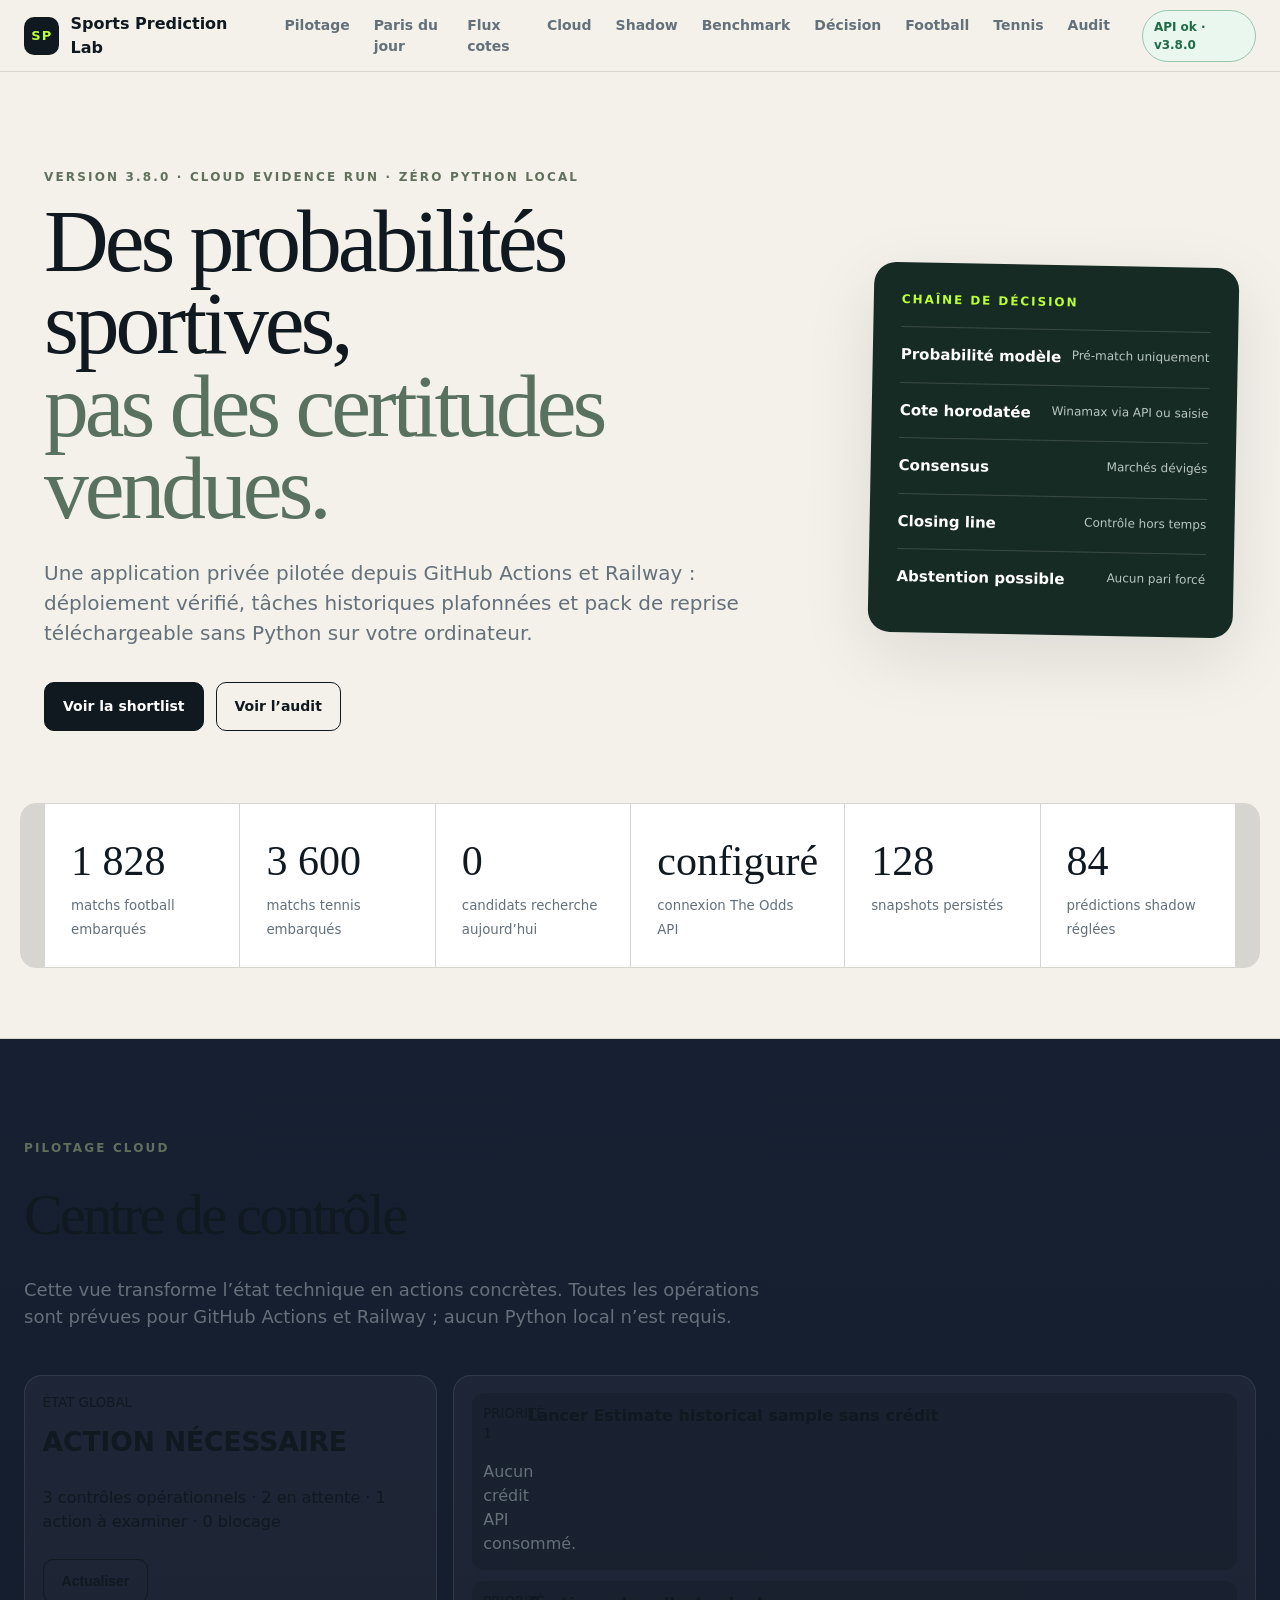
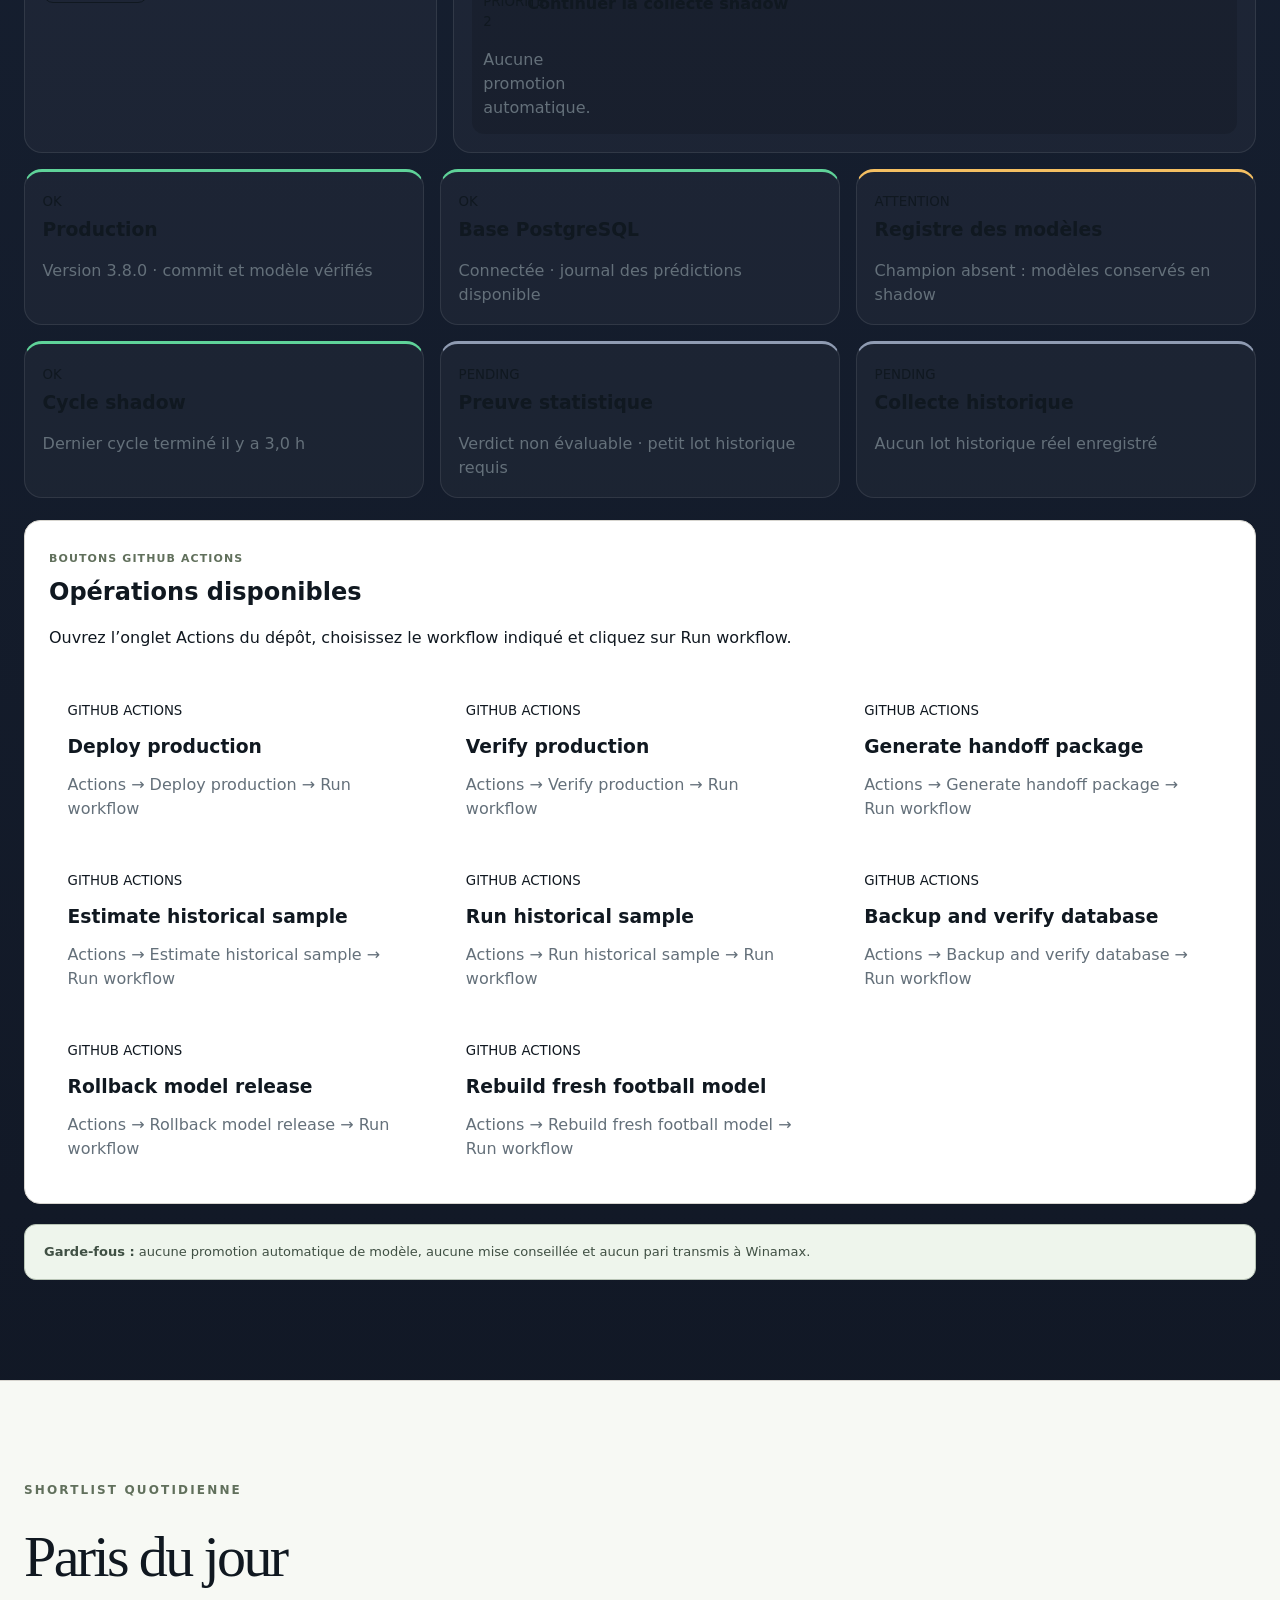
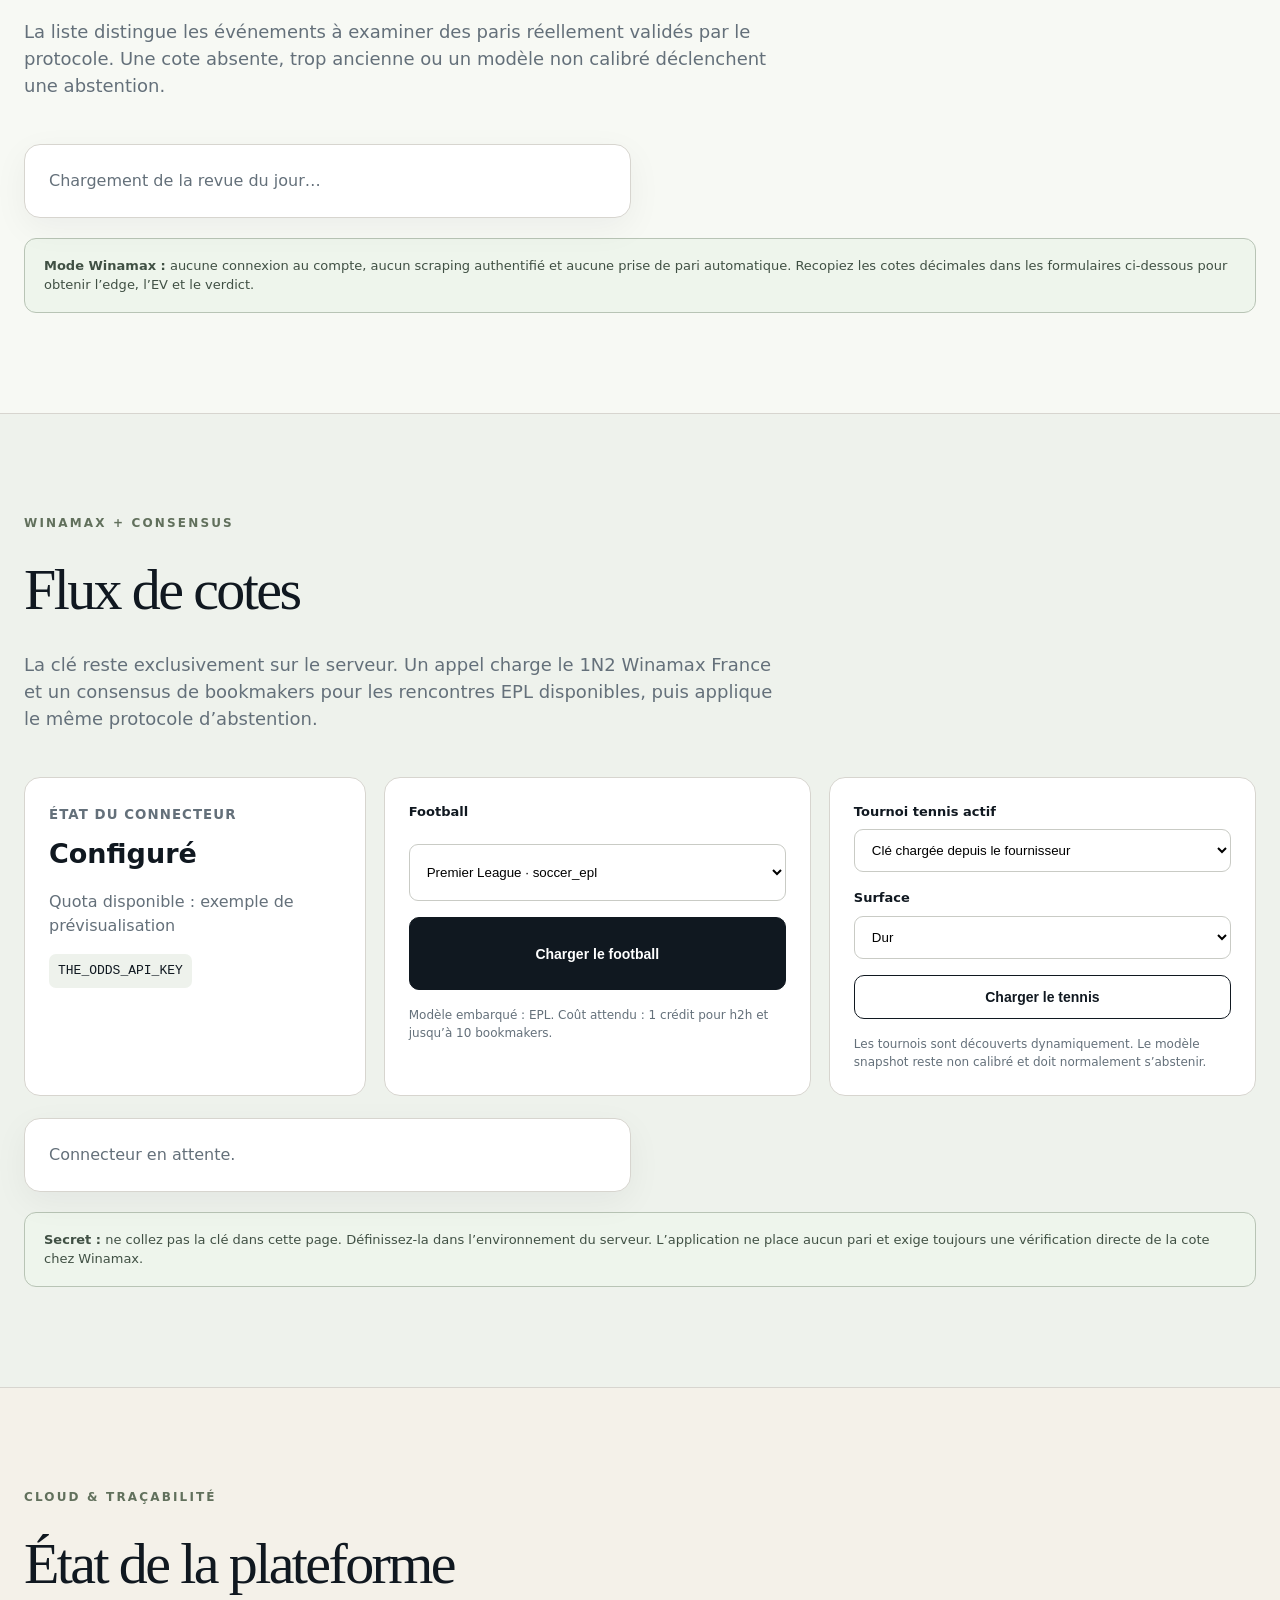
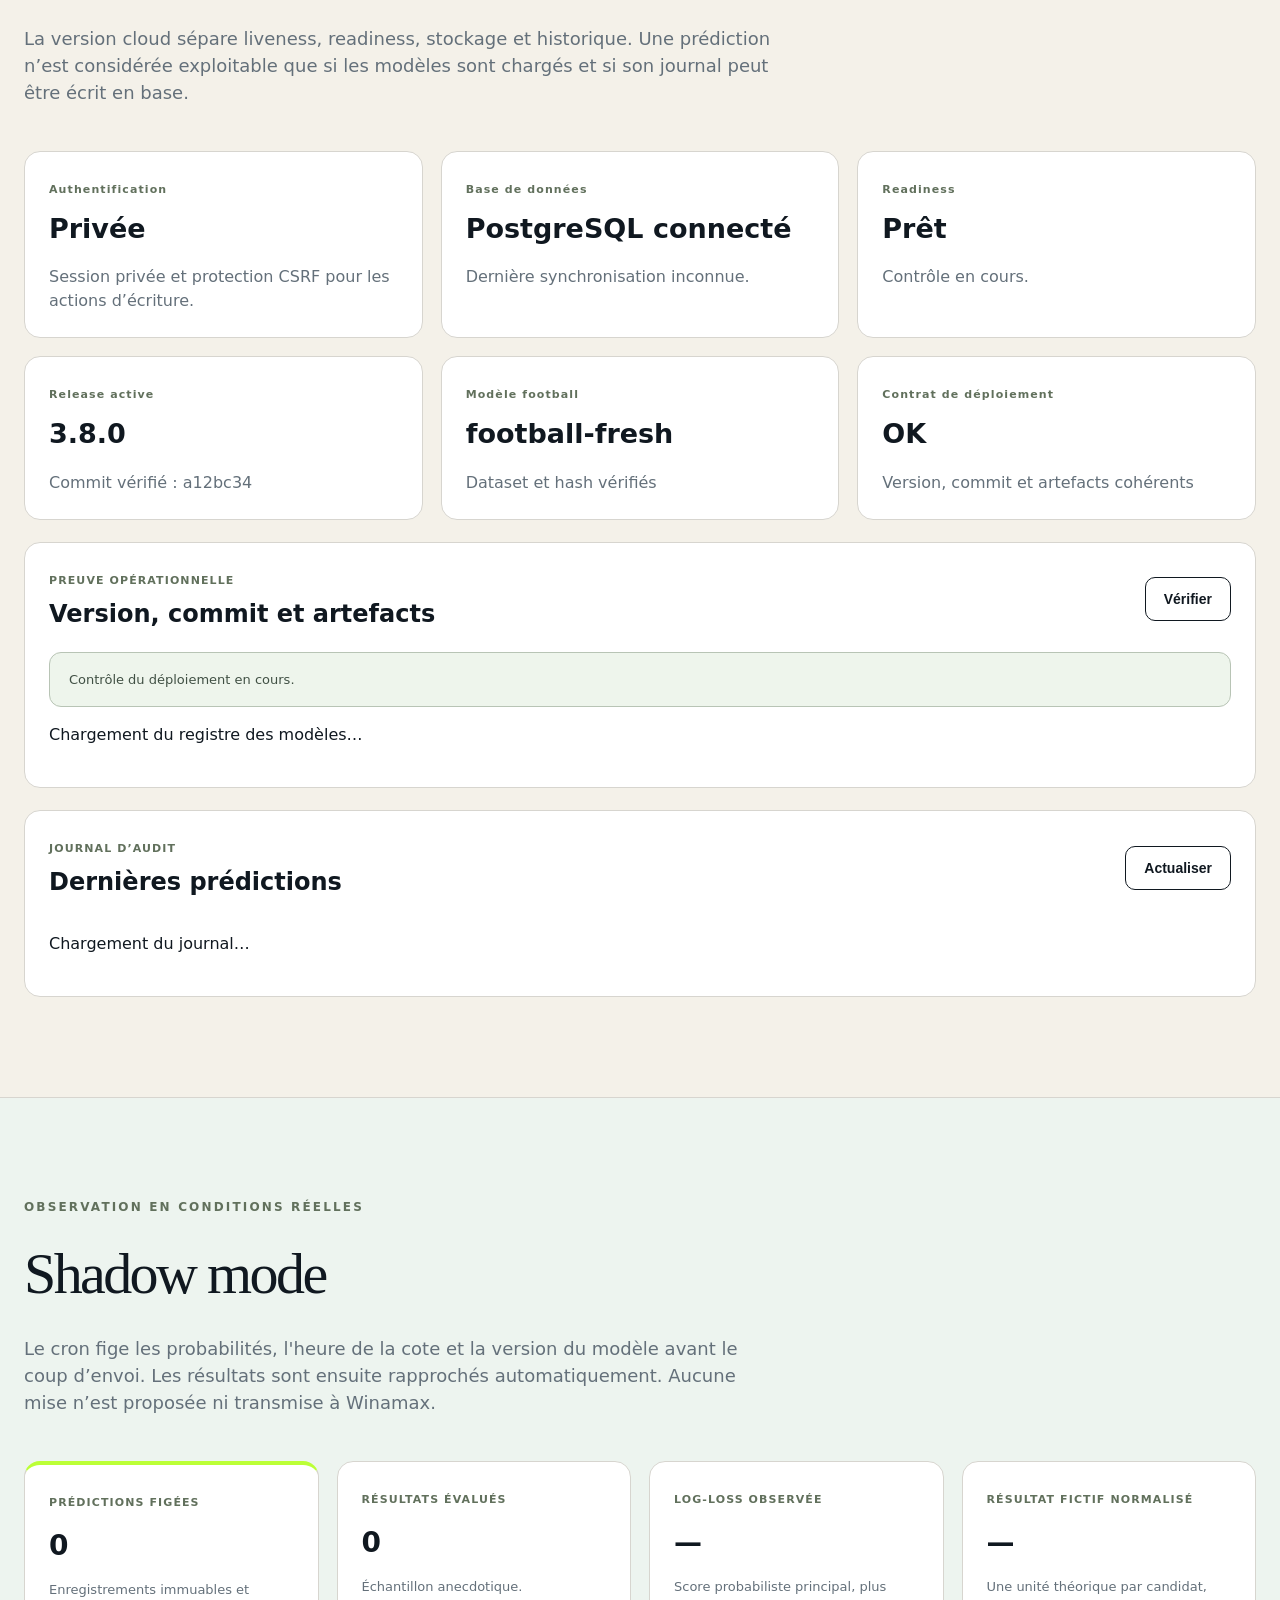
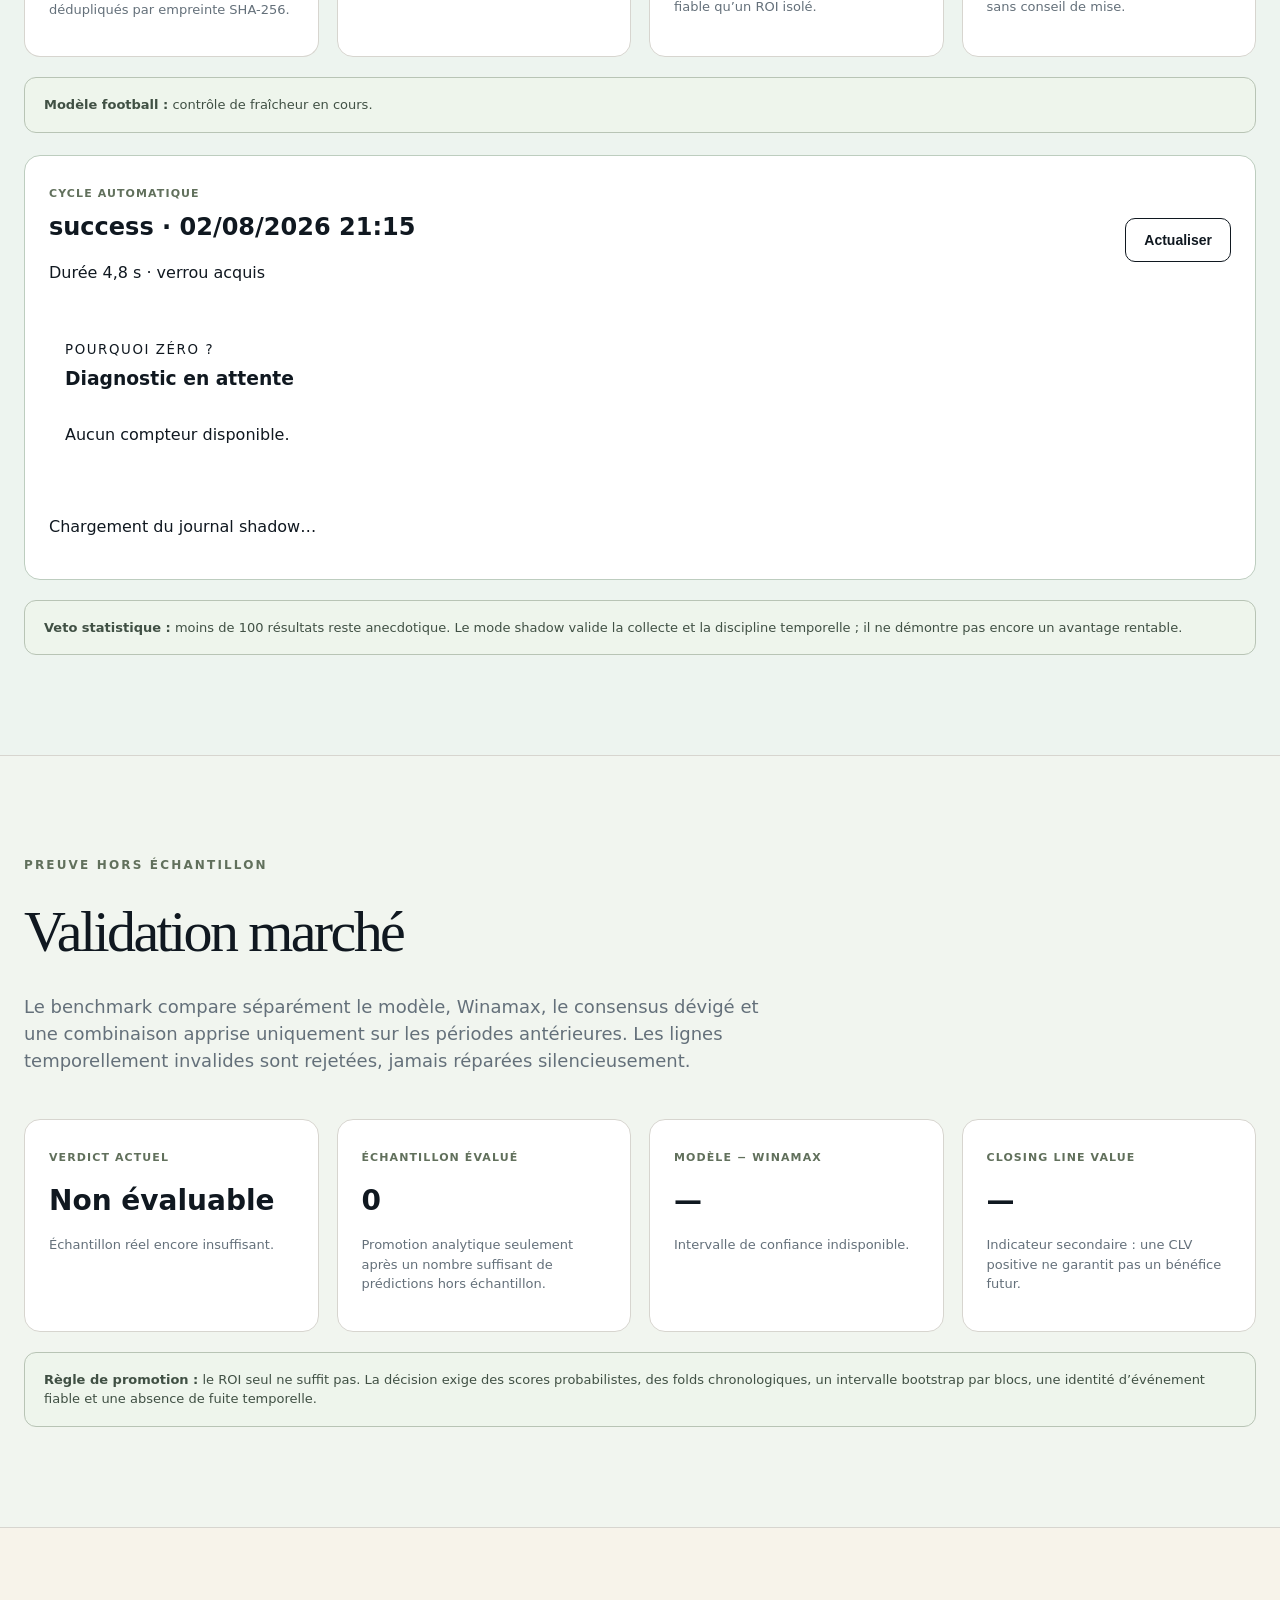
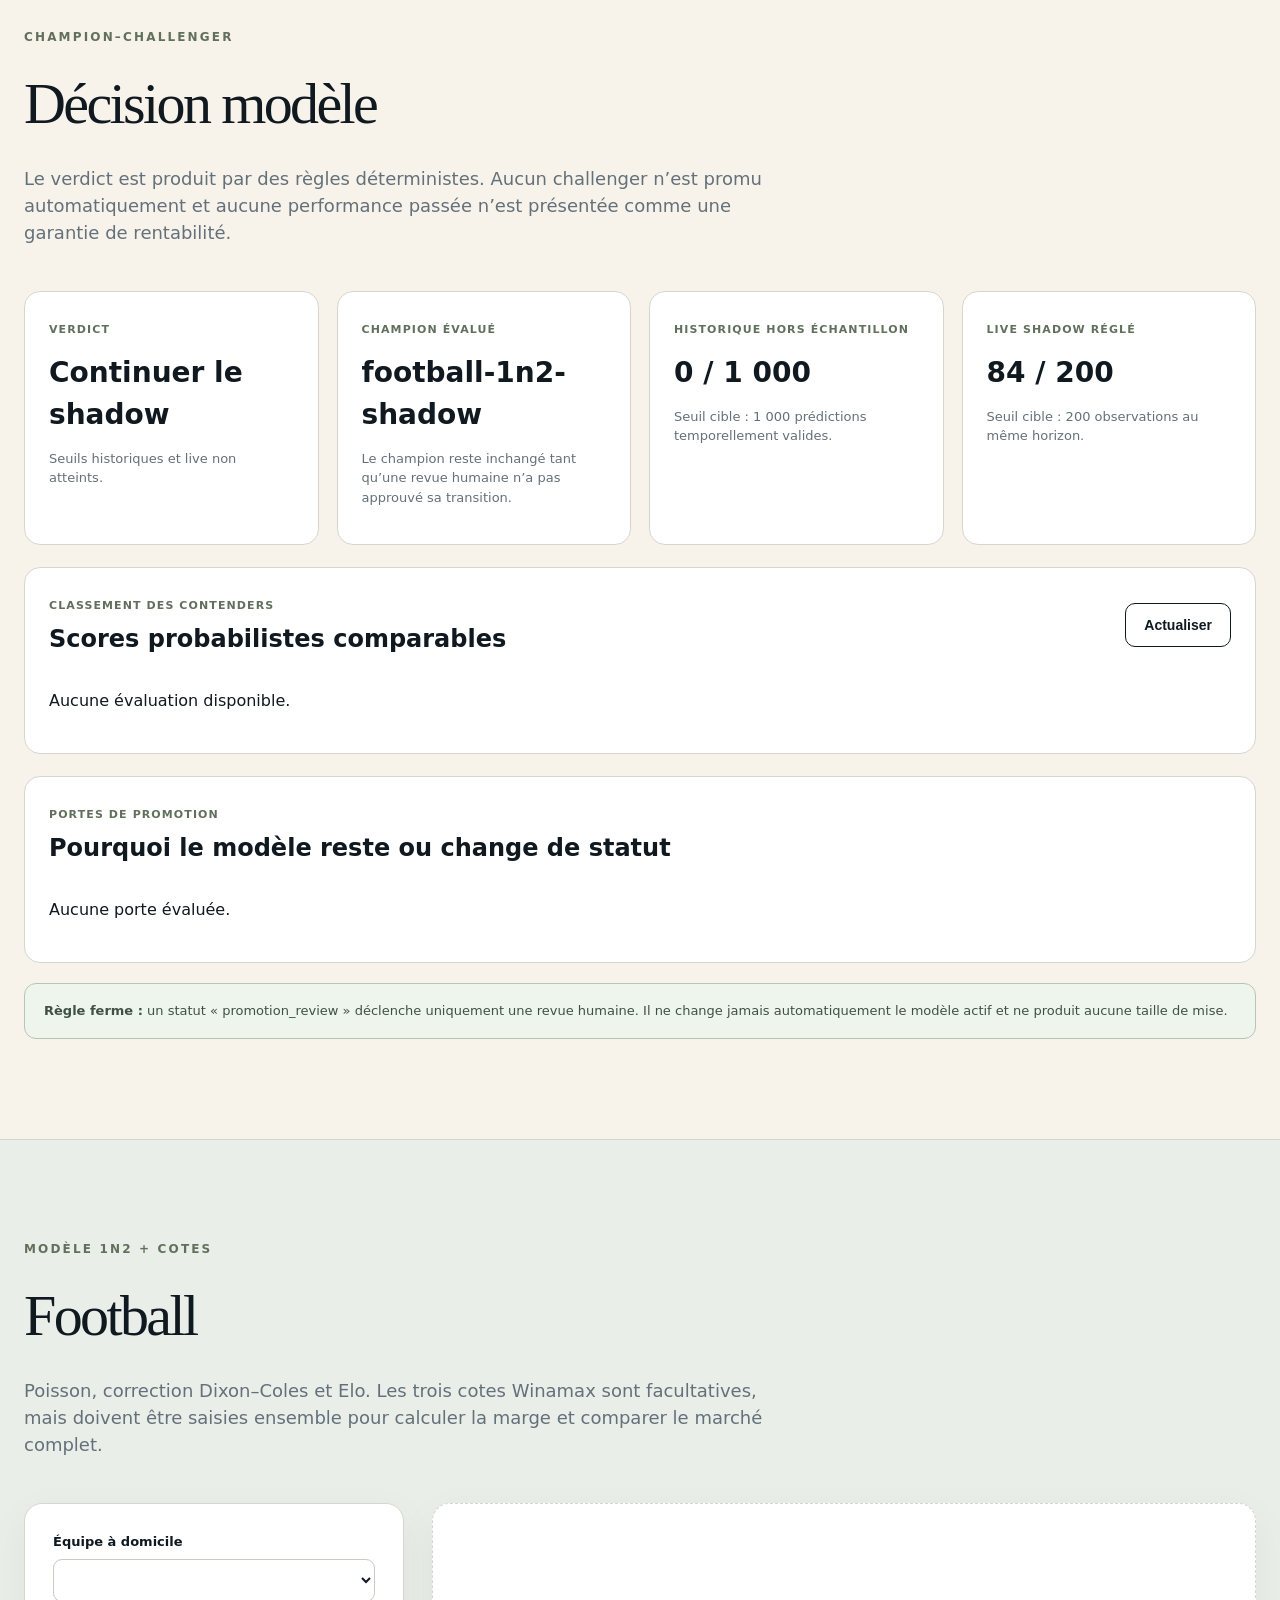
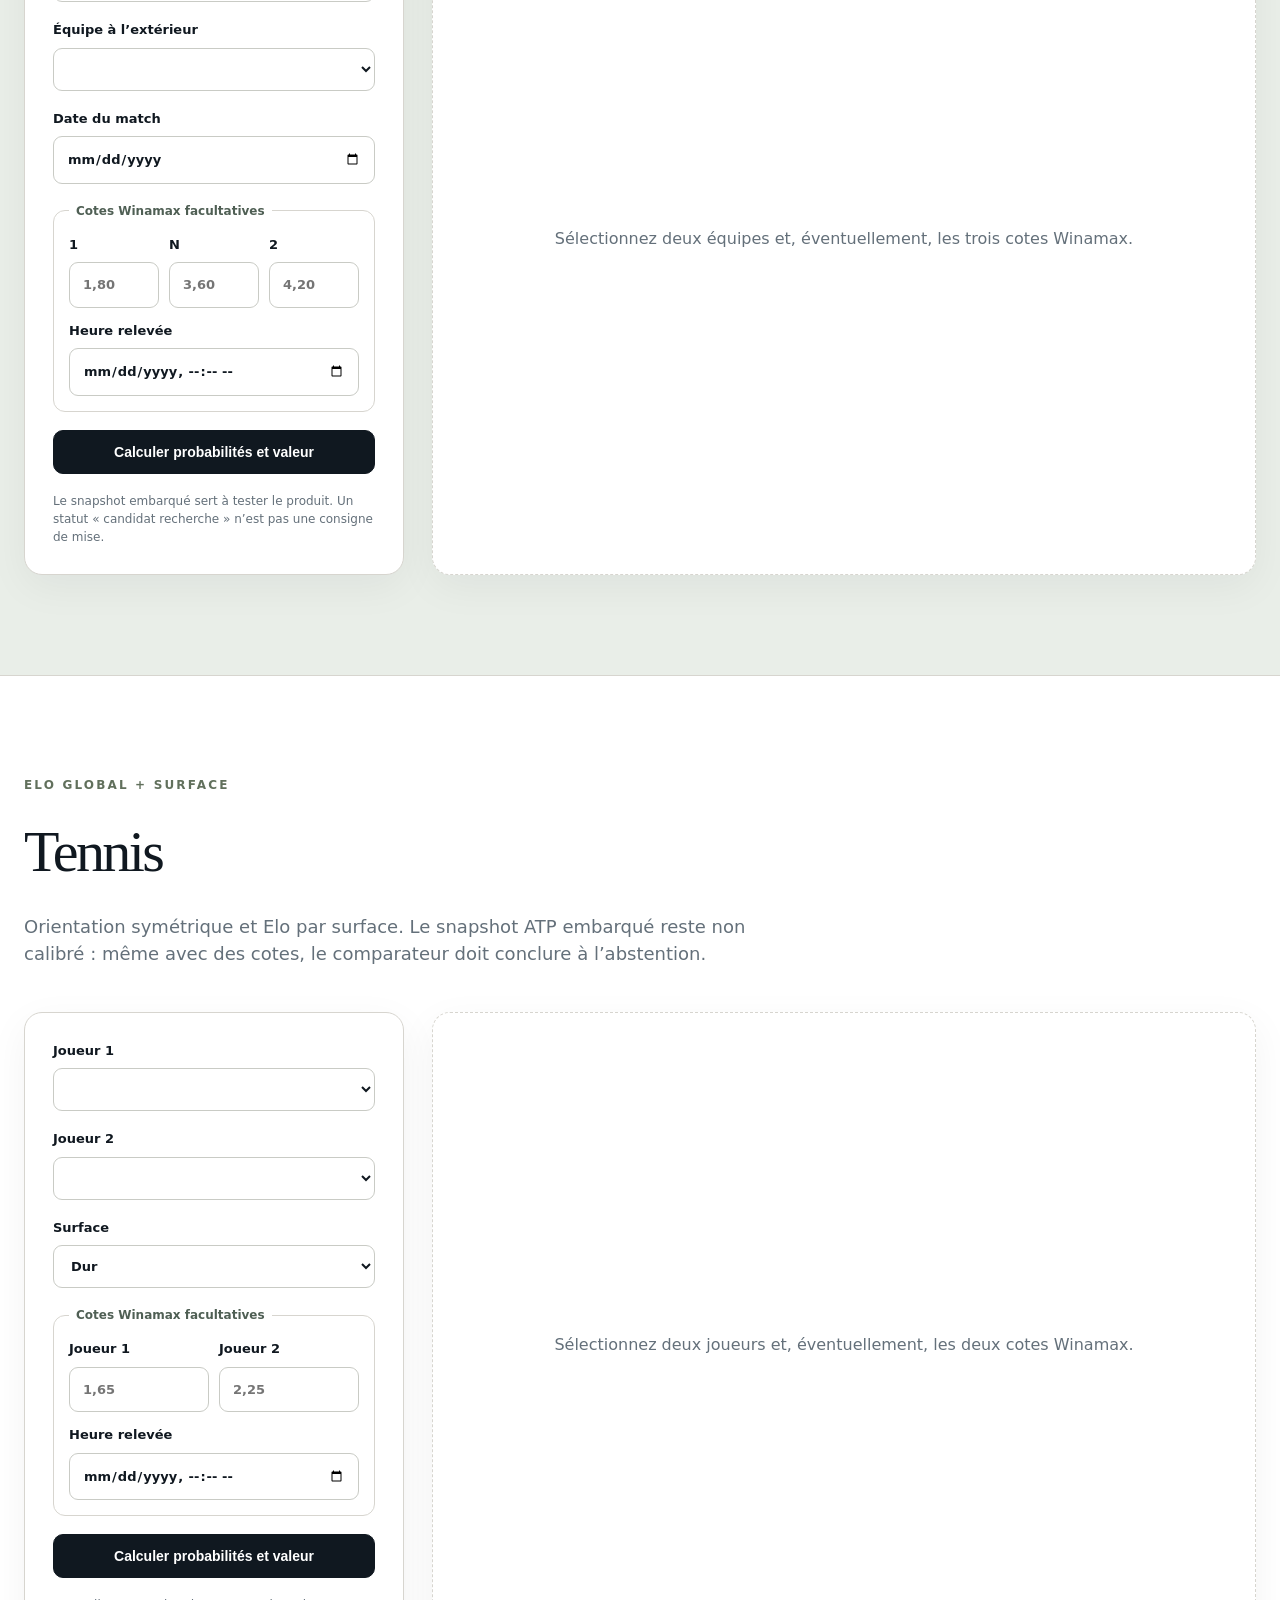
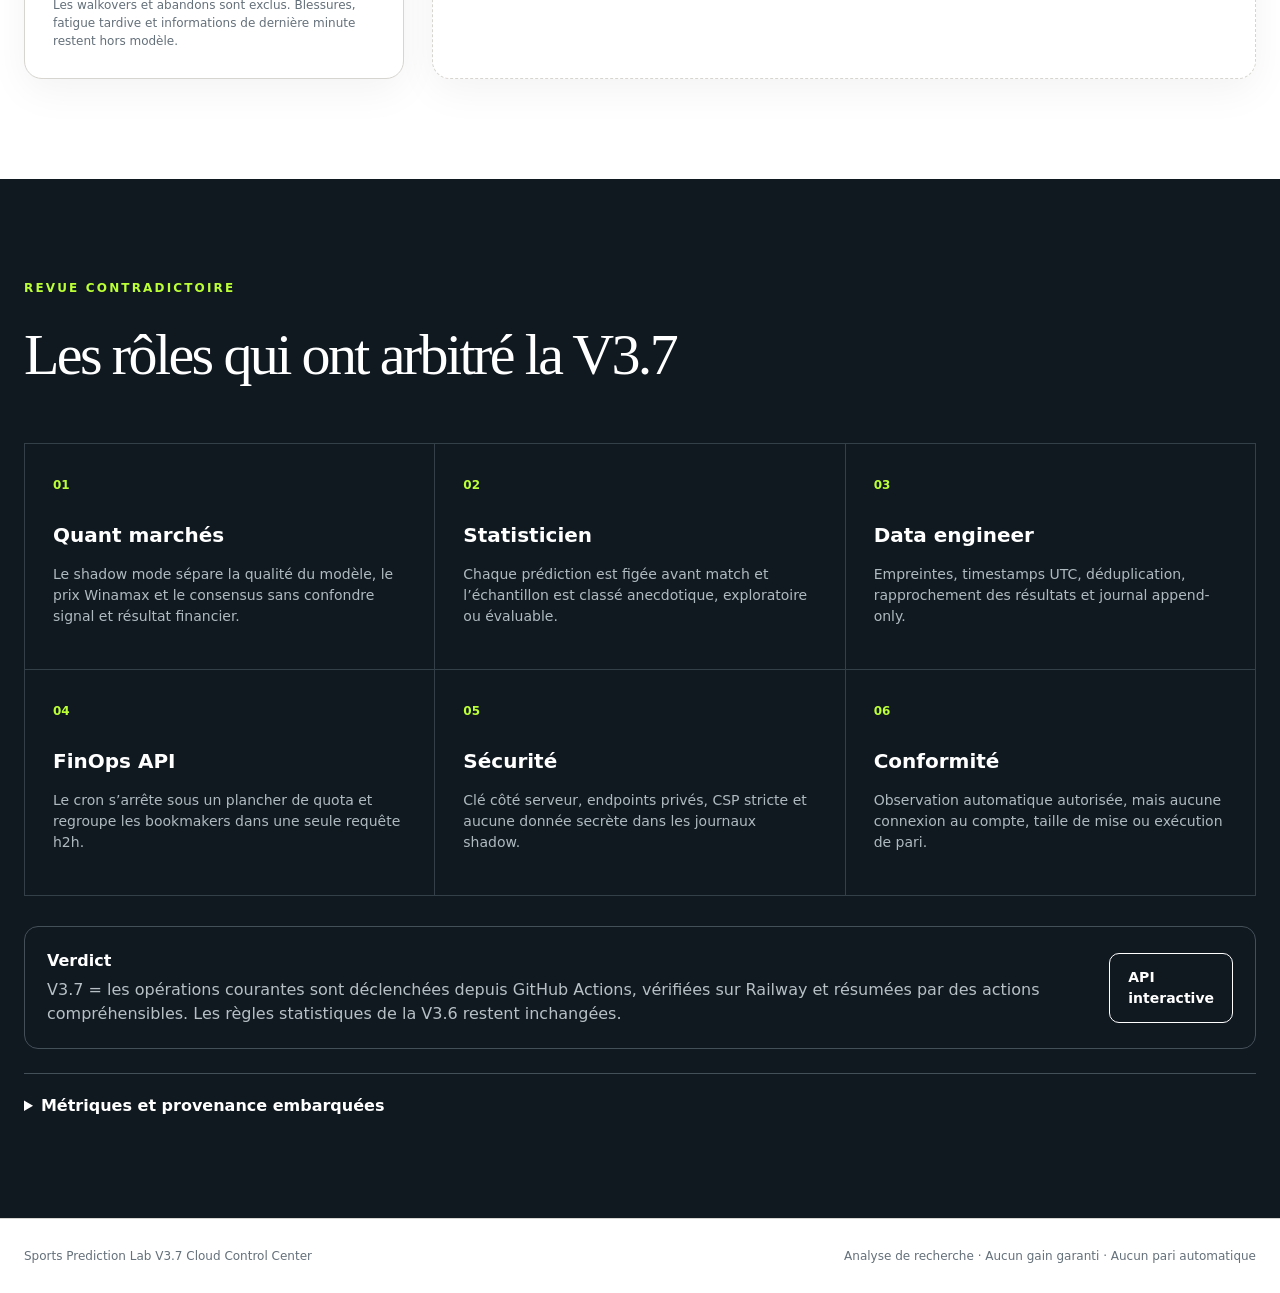
<file: site_preview.html>
<!doctype html>
<html lang="fr">
<head>
  <meta charset="utf-8">
  <meta name="viewport" content="width=device-width,initial-scale=1">
  <title>Sports Prediction Lab V3.7 Cloud Control Center</title>
  <meta name="description" content="Application cloud privée avec prédictions pré-match immuables, règlement automatique des résultats et validation en shadow mode.">
  <style>
:root{--ink:#101820;--muted:#64707a;--paper:#f4f1ea;--card:#fff;--accent:#bbff36;--line:#d7d5cf;--deep:#172b25;--danger:#c53d2f;--shadow:0 22px 70px rgba(16,24,32,.10)}
*{box-sizing:border-box}html{scroll-behavior:smooth}body{margin:0;background:var(--paper);color:var(--ink);font-family:Inter,ui-sans-serif,system-ui,-apple-system,BlinkMacSystemFont,"Segoe UI",sans-serif;line-height:1.5}.topbar{position:sticky;top:0;z-index:20;height:72px;padding:0 max(24px,calc((100vw - 1240px)/2));display:flex;align-items:center;gap:32px;border-bottom:1px solid rgba(16,24,32,.12);background:rgba(244,241,234,.92);backdrop-filter:blur(16px)}.brand{display:flex;align-items:center;gap:11px;font-weight:800;color:var(--ink);text-decoration:none}.logo{display:grid;place-items:center;width:38px;height:38px;background:var(--ink);color:var(--accent);border-radius:10px;font-size:13px;letter-spacing:.08em}.topbar nav{display:flex;gap:24px;margin-left:auto}.topbar nav a{color:var(--muted);text-decoration:none;font-size:14px;font-weight:700}.topbar nav a:hover{color:var(--ink)}.pill{padding:7px 11px;border:1px solid var(--line);border-radius:999px;color:var(--muted);font-size:12px;font-weight:800}.pill.ok{color:#1f6b46;border-color:#98c6ac;background:#eaf7ef}.pill.error{color:var(--danger);border-color:#e1aaa5;background:#fff0ee}main{overflow:hidden}.hero{max-width:1240px;margin:0 auto;min-height:650px;padding:96px 24px 72px;display:grid;grid-template-columns:1.35fr .65fr;gap:70px;align-items:center}.eyebrow{font-size:12px;font-weight:900;letter-spacing:.18em;color:#61705c;margin:0 0 14px}.hero h1,.section-heading h2{font-family:Georgia,"Times New Roman",serif;font-weight:500;letter-spacing:-.045em}.hero h1{font-size:clamp(56px,7vw,96px);line-height:.92;margin:0 0 28px}.hero h1 span{color:#58725f}.lede{max-width:720px;font-size:20px;color:var(--muted)}.actions{display:flex;gap:12px;margin-top:34px}.button{display:inline-flex;align-items:center;justify-content:center;border-radius:10px;padding:13px 18px;border:1px solid var(--ink);font-weight:800;font-size:14px;text-decoration:none;cursor:pointer;transition:.18s ease}.button:hover{transform:translateY(-1px)}.button.primary{background:var(--ink);color:#fff}.button.primary:hover{background:var(--deep)}.button.ghost{background:transparent;color:var(--ink)}.button.full{width:100%}.trust-card{background:var(--deep);color:#fff;border-radius:22px;padding:28px;box-shadow:var(--shadow);transform:rotate(1.1deg)}.trust-title{text-transform:uppercase;letter-spacing:.16em;font-size:12px;font-weight:900;color:var(--accent);margin-bottom:18px}.trust-card ol{list-style:none;padding:0;margin:0;counter-reset:item}.trust-card li{padding:16px 0;border-top:1px solid rgba(255,255,255,.15);display:grid;grid-template-columns:1fr auto;gap:10px}.trust-card li b{font-size:15px}.trust-card li span{font-size:12px;color:#b9c6c1}.stats{max-width:1240px;margin:0 auto 70px;padding:0 24px;display:grid;grid-template-columns:repeat(4,1fr);gap:1px;background:var(--line);border:1px solid var(--line);border-radius:16px;overflow:hidden}.stats article{background:var(--card);padding:26px}.stats span{display:block;font-family:Georgia,serif;font-size:42px}.stats small{color:var(--muted)}.workbench{padding:100px max(24px,calc((100vw - 1240px)/2));background:#fff;border-top:1px solid var(--line)}.workbench.alt{background:#e9eee8}.section-heading{max-width:760px;margin-bottom:45px}.section-heading h2{font-size:58px;margin:0 0 10px}.section-heading>p:last-child{color:var(--muted);font-size:18px}.panel-grid{display:grid;grid-template-columns:380px 1fr;gap:28px}.control-panel,.result-panel{border:1px solid var(--line);border-radius:18px;background:var(--card);padding:28px;box-shadow:0 12px 40px rgba(16,24,32,.05)}.control-panel{display:grid;gap:18px}.control-panel label{font-size:13px;font-weight:800;display:grid;gap:8px}.control-panel select,.control-panel input{width:100%;padding:12px 13px;border:1px solid #c9cbc5;border-radius:9px;background:#fff;color:var(--ink);font:inherit}.fineprint{font-size:12px;color:var(--muted);margin:0}.result-panel{min-height:360px}.result-panel.empty{display:grid;place-items:center;color:var(--muted);border-style:dashed}.result-panel h3{margin:0 0 4px;font-size:22px}.result-subtitle{color:var(--muted);margin:0 0 26px}.prob-row{display:grid;grid-template-columns:150px 1fr 64px;gap:14px;align-items:center;margin:16px 0}.prob-label{font-weight:800;white-space:nowrap;overflow:hidden;text-overflow:ellipsis}.bar-track{height:18px;background:#eef0eb;border-radius:999px;overflow:hidden}.bar-fill{height:100%;background:var(--deep);border-radius:inherit;transition:width .55s ease}.prob-value{text-align:right;font-variant-numeric:tabular-nums;font-weight:900}.result-meta{display:flex;gap:24px;padding-top:22px;margin-top:24px;border-top:1px solid var(--line)}.result-meta div{flex:1}.result-meta small{display:block;color:var(--muted)}.result-meta b{font-size:24px}.score-table{width:100%;border-collapse:collapse;margin-top:20px;font-size:13px}.score-table th,.score-table td{text-align:left;padding:9px;border-bottom:1px solid var(--line)}.warning{margin-top:18px;padding:12px 14px;border-left:4px solid #d3a517;background:#fff9dc;color:#62531b;font-size:12px}.audit-section{padding:100px max(24px,calc((100vw - 1240px)/2));background:var(--ink);color:#fff}.audit-section .eyebrow{color:var(--accent)}.audit-section .section-heading>p:last-child{color:#b6c0c5}.role-grid{display:grid;grid-template-columns:repeat(3,1fr);gap:1px;background:#334048;border:1px solid #334048}.role-grid article{background:var(--ink);padding:28px;min-height:205px}.role-grid article span{color:var(--accent);font-size:12px;font-weight:900}.role-grid h3{font-size:20px;margin:24px 0 8px}.role-grid p{color:#afbac0;font-size:14px}.audit-callout{display:flex;justify-content:space-between;align-items:center;gap:20px;border:1px solid #445058;border-radius:14px;padding:22px;margin-top:30px}.audit-callout p{margin:5px 0 0;color:#b7c0c5}.audit-callout .button{border-color:#fff;color:#fff}details{margin-top:24px;border-top:1px solid #445058;padding-top:20px}summary{cursor:pointer;font-weight:800}pre{white-space:pre-wrap;word-break:break-word;color:#b9c6c1;font-size:12px;background:#0a1015;padding:18px;border-radius:12px;max-height:460px;overflow:auto}footer{display:flex;justify-content:space-between;padding:28px max(24px,calc((100vw - 1240px)/2));font-size:12px;color:var(--muted);background:#fff;border-top:1px solid var(--line)}#toast{position:fixed;right:24px;bottom:24px;max-width:380px;padding:14px 16px;border-radius:10px;background:var(--danger);color:#fff;font-weight:700;box-shadow:var(--shadow);opacity:0;pointer-events:none;transform:translateY(12px);transition:.2s}#toast.show{opacity:1;transform:none}.loader{display:flex;gap:8px;align-items:center;justify-content:center;height:100%}.loader:before{content:"";width:18px;height:18px;border:3px solid #ccd1ca;border-top-color:var(--ink);border-radius:50%;animation:spin .8s linear infinite}@keyframes spin{to{transform:rotate(360deg)}}
@media(max-width:900px){.topbar nav{display:none}.hero{grid-template-columns:1fr;padding-top:70px}.trust-card{transform:none}.stats{grid-template-columns:1fr 1fr}.panel-grid{grid-template-columns:1fr}.role-grid{grid-template-columns:1fr 1fr}.hero h1{font-size:58px}}@media(max-width:600px){.topbar{height:64px}.pill{display:none}.hero{min-height:auto;padding:60px 18px}.hero h1{font-size:47px}.lede{font-size:17px}.stats{margin:0 18px 50px;padding:0;grid-template-columns:1fr}.workbench,.audit-section{padding:72px 18px}.section-heading h2{font-size:46px}.role-grid{grid-template-columns:1fr}.prob-row{grid-template-columns:100px 1fr 54px}.audit-callout,footer{align-items:flex-start;flex-direction:column}}
.bets-section{background:#f7f9f4}.daily-grid{display:grid;grid-template-columns:repeat(2,minmax(0,1fr));gap:18px}.slate-card{background:var(--card);border:1px solid var(--line);border-radius:16px;padding:24px;box-shadow:0 10px 34px rgba(16,24,32,.05)}.slate-card h3{margin:15px 0 5px;font-size:21px}.slate-card p{margin:0;color:var(--muted)}.slate-card ul{padding-left:19px;color:#59646c;font-size:13px}.slate-card small{color:var(--muted)}.slate-top{display:flex;align-items:center;justify-content:space-between;gap:12px;text-transform:uppercase;letter-spacing:.08em;font-size:11px;font-weight:900;color:#61705c}.decision{padding:6px 9px;border-radius:999px;background:#fff0df;color:#835117}.decision.abstention{background:#f2ece8;color:#765948}.policy-note{margin-top:20px;padding:17px 19px;border:1px solid #b8c4b5;background:#eef5ec;border-radius:12px;font-size:13px;color:#405044}.odds-fieldset{border:1px solid var(--line);border-radius:12px;padding:15px;margin:0;display:grid;gap:13px}.odds-fieldset legend{padding:0 7px;font-size:12px;font-weight:900;color:#4f5f54}.odds-grid{display:grid;grid-template-columns:repeat(2,minmax(0,1fr));gap:10px}.odds-grid.three{grid-template-columns:repeat(3,minmax(0,1fr))}.market-box{margin-top:26px;border-top:1px solid var(--line);padding-top:22px}.market-heading{display:flex;align-items:flex-start;justify-content:space-between;gap:14px;margin-bottom:13px}.market-heading small{display:block;color:var(--muted)}.market-heading b{font-size:19px}.market-margin{font-size:12px;font-weight:800;color:#526159;background:#eef2ec;padding:7px 9px;border-radius:999px}.table-scroll{overflow:auto}.market-table{width:100%;border-collapse:collapse;font-size:12px;min-width:650px}.market-table th,.market-table td{text-align:right;padding:9px;border-bottom:1px solid var(--line);white-space:nowrap}.market-table th:first-child,.market-table td:first-child{text-align:left}.market-table td small{display:block;color:var(--muted);font-size:10px;text-transform:uppercase;letter-spacing:.05em}.loading-card{color:var(--muted)}
@media(max-width:900px){.daily-grid{grid-template-columns:1fr}}
@media(max-width:600px){.odds-grid,.odds-grid.three{grid-template-columns:1fr}.market-heading{flex-direction:column}.daily-grid{gap:12px}}
.odds-api-section{background:#eef2ec}.provider-grid{display:grid;grid-template-columns:.8fr 1fr 1fr;gap:18px;margin-bottom:22px}.provider-card,.provider-control{background:#fff;border:1px solid var(--line);border-radius:16px;padding:24px}.provider-card small{color:var(--muted);text-transform:uppercase;letter-spacing:.08em;font-weight:900}.provider-card h3{font-size:27px;margin:8px 0}.provider-card p{color:var(--muted)}.provider-card code{display:inline-block;background:#eef2ec;padding:7px 9px;border-radius:7px}.provider-control{display:grid;gap:16px}.provider-control label{display:grid;gap:8px;font-size:13px;font-weight:800}.provider-control select{padding:12px 13px;border:1px solid #c9cbc5;border-radius:9px;background:#fff}.provider-results{margin-top:18px}.odds-line{display:flex;justify-content:space-between;gap:12px;padding:8px 0;border-bottom:1px solid var(--line);font-size:13px}.odds-line:last-child{border-bottom:0}.odds-line b{font-variant-numeric:tabular-nums}.provider-error{border-color:#e1aaa5;background:#fff0ee}
@media(max-width:800px){.provider-grid{grid-template-columns:1fr}}
.top-actions{display:flex;align-items:center;gap:10px}.logout-button{border:1px solid var(--line);background:#fff;color:var(--ink);border-radius:999px;padding:8px 11px;font:inherit;font-size:12px;font-weight:800;cursor:pointer}.logout-button:hover{border-color:var(--ink)}
.stats{grid-template-columns:repeat(6,1fr)}
.cloud-section{background:#f4f1e9}.cloud-grid{display:grid;grid-template-columns:repeat(3,minmax(0,1fr));gap:18px}.cloud-card{background:#fff;border:1px solid var(--line);border-radius:16px;padding:24px}.cloud-card small,.history-heading small{color:#61705c;font-size:11px;font-weight:900;letter-spacing:.1em}.cloud-card h3{font-size:27px;margin:9px 0}.cloud-card p{color:var(--muted);margin-bottom:0}.history-panel{margin-top:22px;background:#fff;border:1px solid var(--line);border-radius:16px;padding:24px}.history-heading{display:flex;justify-content:space-between;align-items:center;gap:18px;margin-bottom:16px}.history-heading h3{font-size:24px;margin:5px 0 0}.history-list{display:grid;gap:10px}.history-row{display:grid;grid-template-columns:120px 1fr 150px 150px;gap:14px;align-items:center;padding:13px 0;border-top:1px solid var(--line);font-size:13px}.history-row:first-child{border-top:0}.history-row small{color:var(--muted)}.history-row b{display:block}.history-decision{justify-self:end;padding:5px 8px;border-radius:999px;background:#f2ece8;color:#765948;font-size:11px;font-weight:900}.history-time{text-align:right;color:var(--muted)}
.login-page{min-height:100vh;background:linear-gradient(145deg,#eef2ec,#f4f0e7);display:grid;place-items:center}.login-shell{width:min(100%,480px);padding:24px}.login-card{background:#fff;border:1px solid var(--line);border-radius:22px;padding:36px;box-shadow:var(--shadow)}.login-mark{width:48px;height:48px;border-radius:12px;background:var(--deep);color:#fff;display:grid;place-items:center;font-weight:900;margin-bottom:24px}.login-card h1{font-family:Georgia,"Times New Roman",serif;font-size:44px;letter-spacing:-.04em;margin:0 0 12px}.login-card>p:not(.eyebrow){color:var(--muted)}.login-card form{display:grid;gap:18px;margin:28px 0 18px}.login-card label{display:grid;gap:8px;font-size:13px;font-weight:800}.login-card input{padding:13px;border:1px solid #c9cbc5;border-radius:9px;font:inherit}.login-card small{display:block;color:var(--muted);line-height:1.5}.login-error{min-height:22px;color:var(--danger)!important;font-size:13px;font-weight:800}
@media(max-width:1000px){.stats{grid-template-columns:repeat(3,1fr)}.cloud-grid{grid-template-columns:1fr}.history-row{grid-template-columns:100px 1fr}.history-decision,.history-time{justify-self:start;text-align:left}}
@media(max-width:600px){.top-actions .logout-button{padding:7px 9px}.stats{grid-template-columns:1fr}.history-heading{align-items:flex-start;flex-direction:column}.login-card{padding:26px}.login-card h1{font-size:38px}}

.benchmark-section{background:#f1f5ef}.benchmark-grid{display:grid;grid-template-columns:repeat(4,minmax(0,1fr));gap:18px}.benchmark-card{background:#fff;border:1px solid var(--line);border-radius:16px;padding:24px;min-height:190px}.benchmark-card small{color:#61705c;font-size:11px;font-weight:900;letter-spacing:.1em;text-transform:uppercase}.benchmark-card h3{font-size:28px;margin:12px 0 8px}.benchmark-card p{color:var(--muted);font-size:13px}.benchmark-card .good{color:#1d6b43}.benchmark-card .bad{color:var(--danger)}
@media(max-width:1000px){.benchmark-grid{grid-template-columns:repeat(2,1fr)}}
@media(max-width:600px){.benchmark-grid{grid-template-columns:1fr}}
.shadow-section{background:#edf4ef}.shadow-section .history-panel{border-color:#bdcdbf}.shadow-section .history-decision{background:#e4f2e8;color:#275f3e}.shadow-section .benchmark-card:first-child{border-top:4px solid var(--accent)}

.zero-explainer{margin:1.25rem 0;padding:1rem;border:1px solid var(--border);border-radius:1rem;background:rgba(255,255,255,.02)}
.zero-explainer>div:first-child{margin-bottom:.85rem}.zero-explainer small{letter-spacing:.12em}.zero-explainer h3{margin:.25rem 0}
.funnel-grid{display:grid;grid-template-columns:repeat(auto-fit,minmax(155px,1fr));gap:.65rem}
.funnel-item{padding:.75rem;border:1px solid var(--border);border-radius:.75rem;background:rgba(0,0,0,.12)}
.funnel-item b{display:block;font-size:1.35rem}.funnel-item small{display:block;margin-top:.25rem;letter-spacing:0;line-height:1.35}
.decision-section{background:#f7f3ea}.decision-table{overflow:auto}.decision-score-table{min-width:820px}.gate-grid{display:grid;grid-template-columns:repeat(3,minmax(0,1fr));gap:14px}.gate-card{border:1px solid var(--line);border-radius:14px;padding:18px;background:#fff}.gate-card small{font-weight:900;letter-spacing:.1em}.gate-card h3{font-size:17px;margin:9px 0;text-transform:capitalize}.gate-card p{font-size:11px;color:var(--muted);word-break:break-word}.gate-card.passed{border-top:4px solid #2f7d4a}.gate-card.passed small{color:#2f7d4a}.gate-card.blocked{border-top:4px solid var(--danger)}.gate-card.blocked small{color:var(--danger)}
@media(max-width:900px){.gate-grid{grid-template-columns:1fr 1fr}}@media(max-width:600px){.gate-grid{grid-template-columns:1fr}}

/* V3.7 Cloud Control Center */
.control-section{background:linear-gradient(180deg,rgba(18,28,46,.98),rgba(13,20,34,.98));}
.control-overview{display:grid;grid-template-columns:minmax(240px,.85fr) minmax(320px,1.65fr);gap:1rem;margin-bottom:1rem;}
.control-hero-card,.control-actions,.control-check,.workflow-card{border:1px solid rgba(255,255,255,.09);background:rgba(255,255,255,.035);border-radius:18px;padding:1.1rem;}
.control-hero-card{display:flex;flex-direction:column;align-items:flex-start;gap:.55rem;}
.control-hero-card h3{font-size:1.65rem;margin:0;}
.control-status.ok{color:#91f2bd}.control-status.pending{color:#d7dce8}.control-status.attention{color:#ffd285}.control-status.blocked{color:#ff9999}
.control-actions{display:grid;gap:.7rem;}
.control-actions article{display:grid;grid-template-columns:2rem 1fr;gap:.75rem;align-items:start;padding:.7rem;border-radius:12px;background:rgba(0,0,0,.13);}
.control-actions span{display:grid;place-items:center;width:2rem;height:2rem;border-radius:999px;background:rgba(255,255,255,.1);font-weight:800;}
.control-actions p{margin:.2rem 0;color:var(--muted);}.control-actions code{display:inline-block;margin-top:.25rem;}
.control-check-grid{display:grid;grid-template-columns:repeat(3,minmax(0,1fr));gap:1rem;margin-bottom:1rem;}
.control-check{display:flex;flex-direction:column;gap:.7rem;border-top:3px solid rgba(255,255,255,.16);}
.control-check.ok{border-top-color:#5fd399}.control-check.pending{border-top-color:#8f9bb2}.control-check.attention{border-top-color:#f4bf62}.control-check.blocked{border-top-color:#ef7070}
.control-check h3,.workflow-card h3{margin:.2rem 0}.control-check p,.workflow-card p{color:var(--muted);margin:0;}
.control-check footer{margin-top:auto;font-size:.9rem}.control-check footer code{display:block;margin-top:.55rem;}
.workflow-grid{display:grid;grid-template-columns:repeat(3,minmax(0,1fr));gap:.8rem;}
.workflow-card{display:flex;flex-direction:column;gap:.55rem}.workflow-card code{margin-top:auto}.workflow-card span{font-size:.8rem;color:#ffd285;}
@media(max-width:980px){.control-overview{grid-template-columns:1fr}.control-check-grid,.workflow-grid{grid-template-columns:repeat(2,minmax(0,1fr));}}
@media(max-width:640px){.control-check-grid,.workflow-grid{grid-template-columns:1fr}}

</style>
</head>
<body>
  <header class="topbar">
    <a class="brand" href="#overview"><span class="logo">SP</span><span>Sports Prediction Lab</span></a>
    <nav>
      <a href="#control">Pilotage</a><a href="#bets">Paris du jour</a><a href="#odds-api">Flux cotes</a><a href="#cloud">Cloud</a><a href="#shadow">Shadow</a><a href="#benchmark">Benchmark</a><a href="#decision">Décision</a><a href="#football">Football</a><a href="#tennis">Tennis</a><a href="#audit">Audit</a>
    </nav>
    <div class="top-actions"><span id="health" class="pill">Connexion…</span><button id="logoutButton" class="logout-button" type="button" hidden>Déconnexion</button></div>
  </header>

  <main>
    <section id="overview" class="hero">
      <div>
        <p class="eyebrow">VERSION 3.8.0 · CLOUD EVIDENCE RUN · ZÉRO PYTHON LOCAL</p>
        <h1>Des probabilités sportives,<br><span>pas des certitudes vendues.</span></h1>
        <p class="lede">Une application privée pilotée depuis GitHub Actions et Railway : déploiement vérifié, tâches historiques plafonnées et pack de reprise téléchargeable sans Python sur votre ordinateur.</p>
        <div class="actions"><a class="button primary" href="#bets">Voir la shortlist</a><a class="button ghost" href="#audit">Voir l’audit</a></div>
      </div>
      <aside class="trust-card">
        <div class="trust-title">Chaîne de décision</div>
        <ol>
          <li><b>Probabilité modèle</b><span>Pré-match uniquement</span></li>
          <li><b>Cote horodatée</b><span>Winamax via API ou saisie</span></li>
          <li><b>Consensus</b><span>Marchés dévigés</span></li>
          <li><b>Closing line</b><span>Contrôle hors temps</span></li>
          <li><b>Abstention possible</b><span>Aucun pari forcé</span></li>
        </ol>
      </aside>
    </section>

    <section class="stats" aria-label="Résumé des données">
      <article><span id="footballRows">—</span><small>matchs football embarqués</small></article>
      <article><span id="tennisRows">—</span><small>matchs tennis embarqués</small></article>
      <article><span id="dailyCandidates">—</span><small>candidats recherche aujourd’hui</small></article>
      <article><span id="oddsApiState">—</span><small>connexion The Odds API</small></article><article><span id="dbSnapshots">—</span><small>snapshots persistés</small></article>
      <article><span id="shadowState">—</span><small>prédictions shadow réglées</small></article>
    </section>

    <section id="control" class="workbench control-section">
      <div class="section-heading"><p class="eyebrow">PILOTAGE CLOUD</p><h2>Centre de contrôle</h2><p>Cette vue transforme l’état technique en actions concrètes. Toutes les opérations sont prévues pour GitHub Actions et Railway ; aucun Python local n’est requis.</p></div>
      <div class="control-overview">
        <article class="control-hero-card"><small>ÉTAT GLOBAL</small><h3 id="controlOverall">—</h3><p id="controlSummary">Chargement des contrôles…</p><button id="refreshControl" class="button ghost" type="button">Actualiser</button></article>
        <div id="controlNextActions" class="control-actions"><p>Chargement des prochaines actions…</p></div>
      </div>
      <div id="controlChecks" class="control-check-grid"><p>Chargement des vérifications…</p></div>
      <div class="history-panel">
        <div class="history-heading"><div><small>BOUTONS GITHUB ACTIONS</small><h3>Opérations disponibles</h3><p>Ouvrez l’onglet Actions du dépôt, choisissez le workflow indiqué et cliquez sur Run workflow.</p></div></div>
        <div id="controlWorkflows" class="workflow-grid"><p>Chargement du catalogue des workflows…</p></div>
      </div>
      <div class="policy-note"><b>Garde-fous :</b> aucune promotion automatique de modèle, aucune mise conseillée et aucun pari transmis à Winamax.</div>
    </section>

    <section id="bets" class="workbench bets-section">
      <div class="section-heading"><p class="eyebrow">SHORTLIST QUOTIDIENNE</p><h2>Paris du jour</h2><p>La liste distingue les événements à examiner des paris réellement validés par le protocole. Une cote absente, trop ancienne ou un modèle non calibré déclenchent une abstention.</p></div>
      <div id="dailySlate" class="daily-grid"><div class="slate-card loading-card">Chargement de la revue du jour…</div></div>
      <div class="policy-note"><b>Mode Winamax :</b> aucune connexion au compte, aucun scraping authentifié et aucune prise de pari automatique. Recopiez les cotes décimales dans les formulaires ci-dessous pour obtenir l’edge, l’EV et le verdict.</div>
    </section>

    <section id="odds-api" class="workbench odds-api-section">
      <div class="section-heading"><p class="eyebrow">WINAMAX + CONSENSUS</p><h2>Flux de cotes</h2><p>La clé reste exclusivement sur le serveur. Un appel charge le 1N2 Winamax France et un consensus de bookmakers pour les rencontres EPL disponibles, puis applique le même protocole d’abstention.</p></div>
      <div class="provider-grid">
        <article class="provider-card"><small>État du connecteur</small><h3 id="providerStatus">Chargement…</h3><p id="providerQuota">Quota inconnu</p><code>THE_ODDS_API_KEY</code></article>
        <div class="provider-control">
          <label>Football<select id="oddsSport"><option value="soccer_epl">Premier League · soccer_epl</option></select></label>
          <button id="loadLiveOdds" class="button primary full" type="button">Charger le football</button>
          <p class="fineprint">Modèle embarqué : EPL. Coût attendu : 1 crédit pour h2h et jusqu’à 10 bookmakers.</p>
        </div>
        <div class="provider-control">
          <label>Tournoi tennis actif<select id="oddsTennisSport"><option value="">Clé chargée depuis le fournisseur</option></select></label>
          <label>Surface<select id="oddsTennisSurface"><option value="hard">Dur</option><option value="clay">Terre battue</option><option value="grass">Gazon</option></select></label>
          <button id="loadTennisOdds" class="button ghost full" type="button">Charger le tennis</button>
          <p class="fineprint">Les tournois sont découverts dynamiquement. Le modèle snapshot reste non calibré et doit normalement s’abstenir.</p>
        </div>
      </div>
      <div id="liveOddsResult" class="daily-grid provider-results"><div class="slate-card loading-card">Connecteur en attente.</div></div>
      <div class="policy-note"><b>Secret :</b> ne collez pas la clé dans cette page. Définissez-la dans l’environnement du serveur. L’application ne place aucun pari et exige toujours une vérification directe de la cote chez Winamax.</div>
    </section>


    <section id="cloud" class="workbench cloud-section">
      <div class="section-heading"><p class="eyebrow">CLOUD & TRAÇABILITÉ</p><h2>État de la plateforme</h2><p>La version cloud sépare liveness, readiness, stockage et historique. Une prédiction n’est considérée exploitable que si les modèles sont chargés et si son journal peut être écrit en base.</p></div>
      <div class="cloud-grid">
        <article class="cloud-card"><small>Authentification</small><h3 id="cloudAuth">—</h3><p>Session privée et protection CSRF pour les actions d’écriture.</p></article>
        <article class="cloud-card"><small>Base de données</small><h3 id="cloudDatabase">—</h3><p id="cloudLastSync">Dernière synchronisation inconnue.</p></article>
        <article class="cloud-card"><small>Readiness</small><h3 id="cloudReady">—</h3><p id="cloudIssues">Contrôle en cours.</p></article>
        <article class="cloud-card"><small>Release active</small><h3 id="systemRelease">—</h3><p id="systemCommit">Commit inconnu.</p></article>
        <article class="cloud-card"><small>Modèle football</small><h3 id="systemModel">—</h3><p id="systemDataset">Dataset inconnu.</p></article>
        <article class="cloud-card"><small>Contrat de déploiement</small><h3 id="systemIntegrity">—</h3><p id="systemContract">Vérification en cours.</p></article>
      </div>
      <div class="history-panel system-panel">
        <div class="history-heading"><div><small>PREUVE OPÉRATIONNELLE</small><h3>Version, commit et artefacts</h3></div><button id="refreshSystem" class="button ghost" type="button">Vérifier</button></div>
        <div id="systemIssues" class="policy-note">Contrôle du déploiement en cours.</div>
        <div id="systemModels" class="history-list"><p>Chargement du registre des modèles…</p></div>
      </div>
      <div class="history-panel">
        <div class="history-heading"><div><small>JOURNAL D’AUDIT</small><h3>Dernières prédictions</h3></div><button id="refreshHistory" class="button ghost" type="button">Actualiser</button></div>
        <div id="predictionHistory" class="history-list"><p>Chargement du journal…</p></div>
      </div>
    </section>


    <section id="shadow" class="workbench shadow-section">
      <div class="section-heading"><p class="eyebrow">OBSERVATION EN CONDITIONS RÉELLES</p><h2>Shadow mode</h2><p>Le cron fige les probabilités, l'heure de la cote et la version du modèle avant le coup d’envoi. Les résultats sont ensuite rapprochés automatiquement. Aucune mise n’est proposée ni transmise à Winamax.</p></div>
      <div class="benchmark-grid">
        <article class="benchmark-card"><small>Prédictions figées</small><h3 id="shadowTotal">0</h3><p>Enregistrements immuables et dédupliqués par empreinte SHA-256.</p></article>
        <article class="benchmark-card"><small>Résultats évalués</small><h3 id="shadowSettled">0</h3><p id="shadowMaturity">Échantillon anecdotique.</p></article>
        <article class="benchmark-card"><small>Log-loss observée</small><h3 id="shadowLogLoss">—</h3><p>Score probabiliste principal, plus fiable qu’un ROI isolé.</p></article>
        <article class="benchmark-card"><small>Résultat fictif normalisé</small><h3 id="shadowReturn">—</h3><p>Une unité théorique par candidat, sans conseil de mise.</p></article>
      </div>
      <div id="shadowModelWarning" class="policy-note"><b>Modèle football :</b> contrôle de fraîcheur en cours.</div>
      <div class="history-panel">
        <div class="history-heading"><div><small>CYCLE AUTOMATIQUE</small><h3 id="shadowLastCycle">Aucun cycle enregistré</h3><p id="shadowCycleMeta">Durée et quota indisponibles.</p></div><button id="refreshShadow" class="button ghost" type="button">Actualiser</button></div>
        <div class="zero-explainer">
          <div><small>POURQUOI ZÉRO ?</small><h3 id="shadowZeroReason">Diagnostic en attente</h3></div>
          <div id="shadowFunnel" class="funnel-grid"><p>Aucun compteur disponible.</p></div>
        </div>
        <div id="shadowHistory" class="history-list"><p>Chargement du journal shadow…</p></div>
      </div>
      <div class="policy-note"><b>Veto statistique :</b> moins de 100 résultats reste anecdotique. Le mode shadow valide la collecte et la discipline temporelle ; il ne démontre pas encore un avantage rentable.</div>
    </section>


    <section id="benchmark" class="workbench benchmark-section">
      <div class="section-heading"><p class="eyebrow">PREUVE HORS ÉCHANTILLON</p><h2>Validation marché</h2><p>Le benchmark compare séparément le modèle, Winamax, le consensus dévigé et une combinaison apprise uniquement sur les périodes antérieures. Les lignes temporellement invalides sont rejetées, jamais réparées silencieusement.</p></div>
      <div class="benchmark-grid">
        <article class="benchmark-card"><small>Verdict actuel</small><h3 id="benchmarkVerdict">Non exécuté</h3><p id="benchmarkReason">Le cloud fonctionne, mais aucun historique réel suffisant n’a encore été évalué.</p></article>
        <article class="benchmark-card"><small>Échantillon évalué</small><h3 id="benchmarkRows">0</h3><p>Promotion analytique seulement après un nombre suffisant de prédictions hors échantillon.</p></article>
        <article class="benchmark-card"><small>Modèle − Winamax</small><h3 id="benchmarkDelta">—</h3><p id="benchmarkCi">Intervalle de confiance indisponible.</p></article>
        <article class="benchmark-card"><small>Closing line value</small><h3 id="benchmarkClv">—</h3><p>Indicateur secondaire : une CLV positive ne garantit pas un bénéfice futur.</p></article>
      </div>
      <div class="policy-note"><b>Règle de promotion :</b> le ROI seul ne suffit pas. La décision exige des scores probabilistes, des folds chronologiques, un intervalle bootstrap par blocs, une identité d’événement fiable et une absence de fuite temporelle.</div>
    </section>

    <section id="decision" class="workbench decision-section">
      <div class="section-heading"><p class="eyebrow">CHAMPION–CHALLENGER</p><h2>Décision modèle</h2><p>Le verdict est produit par des règles déterministes. Aucun challenger n’est promu automatiquement et aucune performance passée n’est présentée comme une garantie de rentabilité.</p></div>
      <div class="benchmark-grid">
        <article class="benchmark-card"><small>Verdict</small><h3 id="decisionStatus">Non évaluable</h3><p id="decisionReason">Aucun benchmark champion–challenger complet.</p></article>
        <article class="benchmark-card"><small>Champion évalué</small><h3 id="decisionChampion">—</h3><p>Le champion reste inchangé tant qu’une revue humaine n’a pas approuvé sa transition.</p></article>
        <article class="benchmark-card"><small>Historique hors échantillon</small><h3 id="decisionHistorical">0</h3><p>Seuil cible : 1 000 prédictions temporellement valides.</p></article>
        <article class="benchmark-card"><small>Live shadow réglé</small><h3 id="decisionLive">0</h3><p>Seuil cible : 200 observations au même horizon.</p></article>
      </div>
      <div class="history-panel">
        <div class="history-heading"><div><small>CLASSEMENT DES CONTENDERS</small><h3>Scores probabilistes comparables</h3></div><button id="refreshDecision" class="button ghost" type="button">Actualiser</button></div>
        <div id="decisionLeaderboard" class="decision-table"><p>Aucune évaluation disponible.</p></div>
      </div>
      <div class="history-panel">
        <div class="history-heading"><div><small>PORTES DE PROMOTION</small><h3>Pourquoi le modèle reste ou change de statut</h3></div></div>
        <div id="decisionGates" class="gate-grid"><p>Aucune porte évaluée.</p></div>
      </div>
      <div class="policy-note"><b>Règle ferme :</b> un statut « promotion_review » déclenche uniquement une revue humaine. Il ne change jamais automatiquement le modèle actif et ne produit aucune taille de mise.</div>
    </section>

    <section id="football" class="workbench alt">
      <div class="section-heading"><p class="eyebrow">MODÈLE 1N2 + COTES</p><h2>Football</h2><p>Poisson, correction Dixon–Coles et Elo. Les trois cotes Winamax sont facultatives, mais doivent être saisies ensemble pour calculer la marge et comparer le marché complet.</p></div>
      <div class="panel-grid">
        <form id="footballForm" class="control-panel">
          <label>Équipe à domicile<select id="homeTeam" required></select></label>
          <label>Équipe à l’extérieur<select id="awayTeam" required></select></label>
          <label>Date du match<input id="footballDate" type="date"></label>
          <fieldset class="odds-fieldset">
            <legend>Cotes Winamax facultatives</legend>
            <div class="odds-grid three"><label>1<input id="footballHomeOdds" type="number" min="1.01" max="1000" step="0.01" placeholder="1,80"></label><label>N<input id="footballDrawOdds" type="number" min="1.01" max="1000" step="0.01" placeholder="3,60"></label><label>2<input id="footballAwayOdds" type="number" min="1.01" max="1000" step="0.01" placeholder="4,20"></label></div>
            <label>Heure relevée<input id="footballOddsTime" type="datetime-local"></label>
          </fieldset>
          <button class="button primary full" type="submit">Calculer probabilités et valeur</button>
          <p class="fineprint">Le snapshot embarqué sert à tester le produit. Un statut « candidat recherche » n’est pas une consigne de mise.</p>
        </form>
        <div id="footballResult" class="result-panel empty"><p>Sélectionnez deux équipes et, éventuellement, les trois cotes Winamax.</p></div>
      </div>
    </section>

    <section id="tennis" class="workbench">
      <div class="section-heading"><p class="eyebrow">ELO GLOBAL + SURFACE</p><h2>Tennis</h2><p>Orientation symétrique et Elo par surface. Le snapshot ATP embarqué reste non calibré : même avec des cotes, le comparateur doit conclure à l’abstention.</p></div>
      <div class="panel-grid">
        <form id="tennisForm" class="control-panel">
          <label>Joueur 1<select id="player1" required></select></label>
          <label>Joueur 2<select id="player2" required></select></label>
          <label>Surface<select id="surface"><option value="hard">Dur</option><option value="clay">Terre battue</option><option value="grass">Gazon</option><option value="carpet">Moquette</option></select></label>
          <fieldset class="odds-fieldset">
            <legend>Cotes Winamax facultatives</legend>
            <div class="odds-grid"><label>Joueur 1<input id="tennisP1Odds" type="number" min="1.01" max="1000" step="0.01" placeholder="1,65"></label><label>Joueur 2<input id="tennisP2Odds" type="number" min="1.01" max="1000" step="0.01" placeholder="2,25"></label></div>
            <label>Heure relevée<input id="tennisOddsTime" type="datetime-local"></label>
          </fieldset>
          <button class="button primary full" type="submit">Calculer probabilités et valeur</button>
          <p class="fineprint">Les walkovers et abandons sont exclus. Blessures, fatigue tardive et informations de dernière minute restent hors modèle.</p>
        </form>
        <div id="tennisResult" class="result-panel empty"><p>Sélectionnez deux joueurs et, éventuellement, les deux cotes Winamax.</p></div>
      </div>
    </section>

    <section id="audit" class="audit-section">
      <div class="section-heading"><p class="eyebrow">REVUE CONTRADICTOIRE</p><h2>Les rôles qui ont arbitré la V3.7</h2></div>
      <div class="role-grid">
        <article><span>01</span><h3>Quant marchés</h3><p>Le shadow mode sépare la qualité du modèle, le prix Winamax et le consensus sans confondre signal et résultat financier.</p></article>
        <article><span>02</span><h3>Statisticien</h3><p>Chaque prédiction est figée avant match et l’échantillon est classé anecdotique, exploratoire ou évaluable.</p></article>
        <article><span>03</span><h3>Data engineer</h3><p>Empreintes, timestamps UTC, déduplication, rapprochement des résultats et journal append-only.</p></article>
        <article><span>04</span><h3>FinOps API</h3><p>Le cron s’arrête sous un plancher de quota et regroupe les bookmakers dans une seule requête h2h.</p></article>
        <article><span>05</span><h3>Sécurité</h3><p>Clé côté serveur, endpoints privés, CSP stricte et aucune donnée secrète dans les journaux shadow.</p></article>
        <article><span>06</span><h3>Conformité</h3><p>Observation automatique autorisée, mais aucune connexion au compte, taille de mise ou exécution de pari.</p></article>
      </div>
      <div class="audit-callout">
        <div><b>Verdict</b><p>V3.7 = les opérations courantes sont déclenchées depuis GitHub Actions, vérifiées sur Railway et résumées par des actions compréhensibles. Les règles statistiques de la V3.6 restent inchangées.</p></div>
        <a class="button ghost" href="/docs" target="_blank" rel="noreferrer">API interactive</a>
      </div>
      <details><summary>Métriques et provenance embarquées</summary><pre id="metrics">Chargement…</pre></details>
    </section>
  </main>

  <footer><span>Sports Prediction Lab V3.7 Cloud Control Center</span><span>Analyse de recherche · Aucun gain garanti · Aucun pari automatique</span></footer>
  <div id="toast" role="status" aria-live="polite"></div>
  

<script>
const setText=(id,value)=>{const el=document.getElementById(id);if(el)el.textContent=value;};
setText('health','API ok · v3.8.0'); document.getElementById('health')?.classList.add('ok');
setText('footballRows','1 828'); setText('tennisRows','3 600'); setText('dailyCandidates','0');
setText('oddsApiState','configuré'); setText('dbSnapshots','128'); setText('shadowState','84');
setText('controlOverall','ACTION NÉCESSAIRE');
setText('controlSummary','3 contrôles opérationnels · 2 en attente · 1 action à examiner · 0 blocage');
const checks=[
 ['Production','ok','Version 3.8.0 · commit et modèle vérifiés'],
 ['Base PostgreSQL','ok','Connectée · journal des prédictions disponible'],
 ['Registre des modèles','attention','Champion absent : modèles conservés en shadow'],
 ['Cycle shadow','ok','Dernier cycle terminé il y a 3,0 h'],
 ['Preuve statistique','pending','Verdict non évaluable · petit lot historique requis'],
 ['Collecte historique','pending','Aucun lot historique réel enregistré']
];
const cc=document.getElementById('controlChecks'); if(cc)cc.innerHTML=checks.map(([l,s,d])=>`<article class="control-check ${s}"><div><small>${s.toUpperCase()}</small><h3>${l}</h3></div><p>${d}</p></article>`).join('');
const na=document.getElementById('controlNextActions'); if(na)na.innerHTML='<article><small>PRIORITÉ 1</small><b>Lancer Estimate historical sample sans crédit</b><p>Aucun crédit API consommé.</p></article><article><small>PRIORITÉ 2</small><b>Continuer la collecte shadow</b><p>Aucune promotion automatique.</p></article>';
const workflows=['Deploy production','Verify production','Generate handoff package','Estimate historical sample','Run historical sample','Backup and verify database','Rollback model release','Rebuild fresh football model'];
const wf=document.getElementById('controlWorkflows'); if(wf)wf.innerHTML=workflows.map(x=>`<article class="workflow-card"><small>GITHUB ACTIONS</small><h3>${x}</h3><p>Actions → ${x} → Run workflow</p></article>`).join('');
setText('providerStatus','Configuré'); setText('providerQuota','Quota disponible : exemple de prévisualisation');
setText('cloudAuth','Privée'); setText('cloudDatabase','PostgreSQL connecté'); setText('cloudReady','Prêt');
setText('systemRelease','3.8.0'); setText('systemCommit','Commit vérifié : a12bc34'); setText('systemModel','football-fresh');
setText('systemDataset','Dataset et hash vérifiés'); setText('systemIntegrity','OK'); setText('systemContract','Version, commit et artefacts cohérents');
setText('shadowLastCycle','success · 02/08/2026 21:15'); setText('shadowCycleMeta','Durée 4,8 s · verrou acquis');
setText('benchmarkVerdict','Non évaluable'); setText('benchmarkReason','Échantillon réel encore insuffisant.'); setText('benchmarkRows','0');
setText('decisionStatus','Continuer le shadow'); setText('decisionReason','Seuils historiques et live non atteints.'); setText('decisionChampion','football-1n2-shadow');
setText('decisionHistorical','0 / 1 000'); setText('decisionLive','84 / 200');
setText('metrics',JSON.stringify({version:'3.8.0',local_python_required:false,automatic_bet_placement:false,automatic_model_promotion:false},null,2));
</script>

</body>
</html>
</file>
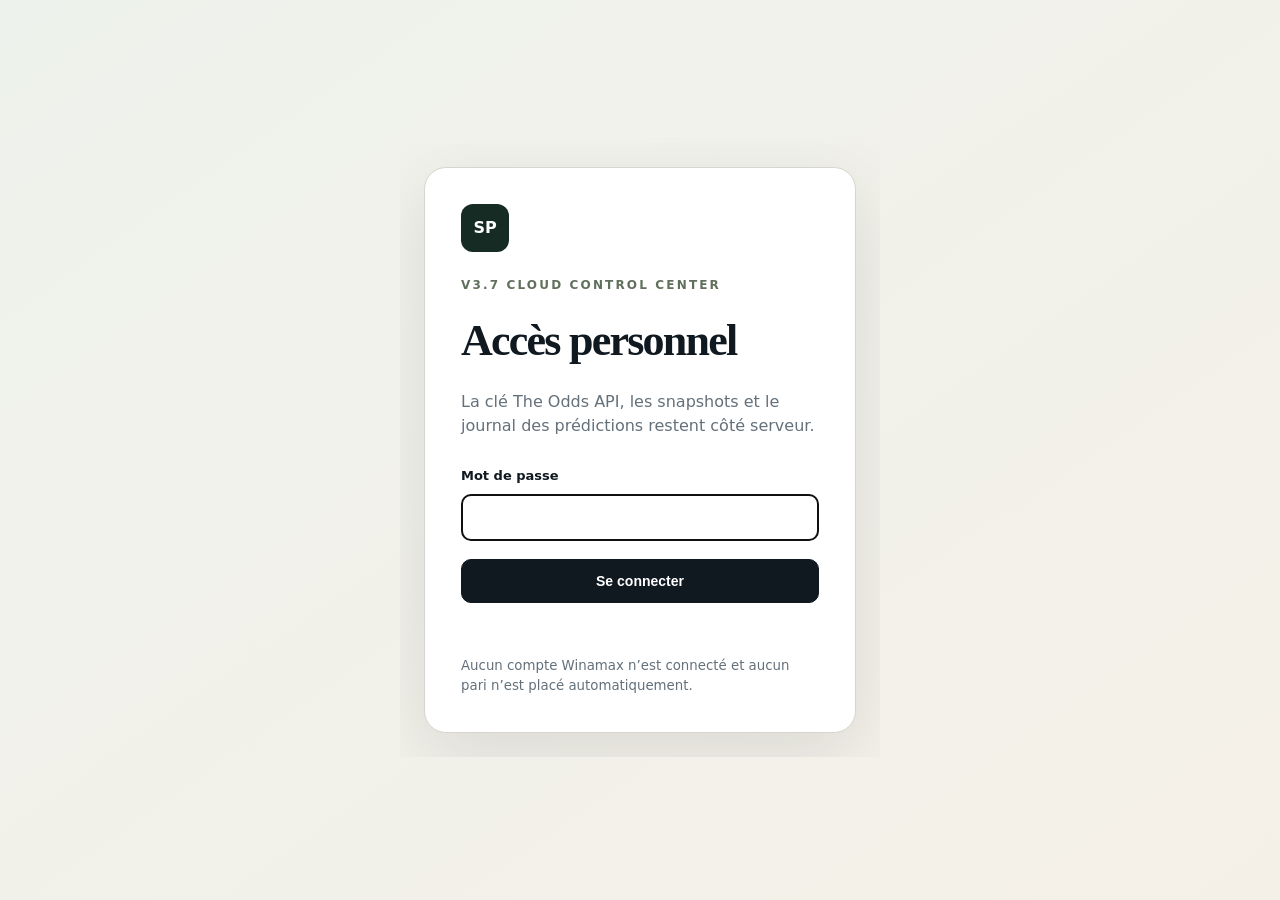
<file: static/login.html>
<!doctype html>
<html lang="fr">
<head>
  <meta charset="utf-8">
  <meta name="viewport" content="width=device-width,initial-scale=1">
  <title>Connexion · Sports Prediction Lab</title>
  <meta name="robots" content="noindex,nofollow">
  <link rel="stylesheet" href="/static/styles.css">
</head>
<body class="login-page">
  <main class="login-shell">
    <section class="login-card">
      <div class="login-mark">SP</div>
      <p class="eyebrow">V3.7 CLOUD CONTROL CENTER</p>
      <h1>Accès personnel</h1>
      <p>La clé The Odds API, les snapshots et le journal des prédictions restent côté serveur.</p>
      <form id="loginForm">
        <label>Mot de passe<input id="password" type="password" autocomplete="current-password" minlength="12" required autofocus></label>
        <button class="button primary full" type="submit">Se connecter</button>
      </form>
      <p id="loginError" class="login-error" role="alert"></p>
      <small>Aucun compte Winamax n’est connecté et aucun pari n’est placé automatiquement.</small>
    </section>
  </main>
  <script src="/static/login.js"></script>
</body>
</html>
</file>
<file: static/styles.css>
:root{--ink:#101820;--muted:#64707a;--paper:#f4f1ea;--card:#fff;--accent:#bbff36;--line:#d7d5cf;--deep:#172b25;--danger:#c53d2f;--shadow:0 22px 70px rgba(16,24,32,.10)}
*{box-sizing:border-box}html{scroll-behavior:smooth}body{margin:0;background:var(--paper);color:var(--ink);font-family:Inter,ui-sans-serif,system-ui,-apple-system,BlinkMacSystemFont,"Segoe UI",sans-serif;line-height:1.5}.topbar{position:sticky;top:0;z-index:20;height:72px;padding:0 max(24px,calc((100vw - 1240px)/2));display:flex;align-items:center;gap:32px;border-bottom:1px solid rgba(16,24,32,.12);background:rgba(244,241,234,.92);backdrop-filter:blur(16px)}.brand{display:flex;align-items:center;gap:11px;font-weight:800;color:var(--ink);text-decoration:none}.logo{display:grid;place-items:center;width:38px;height:38px;background:var(--ink);color:var(--accent);border-radius:10px;font-size:13px;letter-spacing:.08em}.topbar nav{display:flex;gap:24px;margin-left:auto}.topbar nav a{color:var(--muted);text-decoration:none;font-size:14px;font-weight:700}.topbar nav a:hover{color:var(--ink)}.pill{padding:7px 11px;border:1px solid var(--line);border-radius:999px;color:var(--muted);font-size:12px;font-weight:800}.pill.ok{color:#1f6b46;border-color:#98c6ac;background:#eaf7ef}.pill.error{color:var(--danger);border-color:#e1aaa5;background:#fff0ee}main{overflow:hidden}.hero{max-width:1240px;margin:0 auto;min-height:650px;padding:96px 24px 72px;display:grid;grid-template-columns:1.35fr .65fr;gap:70px;align-items:center}.eyebrow{font-size:12px;font-weight:900;letter-spacing:.18em;color:#61705c;margin:0 0 14px}.hero h1,.section-heading h2{font-family:Georgia,"Times New Roman",serif;font-weight:500;letter-spacing:-.045em}.hero h1{font-size:clamp(56px,7vw,96px);line-height:.92;margin:0 0 28px}.hero h1 span{color:#58725f}.lede{max-width:720px;font-size:20px;color:var(--muted)}.actions{display:flex;gap:12px;margin-top:34px}.button{display:inline-flex;align-items:center;justify-content:center;border-radius:10px;padding:13px 18px;border:1px solid var(--ink);font-weight:800;font-size:14px;text-decoration:none;cursor:pointer;transition:.18s ease}.button:hover{transform:translateY(-1px)}.button.primary{background:var(--ink);color:#fff}.button.primary:hover{background:var(--deep)}.button.ghost{background:transparent;color:var(--ink)}.button.full{width:100%}.trust-card{background:var(--deep);color:#fff;border-radius:22px;padding:28px;box-shadow:var(--shadow);transform:rotate(1.1deg)}.trust-title{text-transform:uppercase;letter-spacing:.16em;font-size:12px;font-weight:900;color:var(--accent);margin-bottom:18px}.trust-card ol{list-style:none;padding:0;margin:0;counter-reset:item}.trust-card li{padding:16px 0;border-top:1px solid rgba(255,255,255,.15);display:grid;grid-template-columns:1fr auto;gap:10px}.trust-card li b{font-size:15px}.trust-card li span{font-size:12px;color:#b9c6c1}.stats{max-width:1240px;margin:0 auto 70px;padding:0 24px;display:grid;grid-template-columns:repeat(4,1fr);gap:1px;background:var(--line);border:1px solid var(--line);border-radius:16px;overflow:hidden}.stats article{background:var(--card);padding:26px}.stats span{display:block;font-family:Georgia,serif;font-size:42px}.stats small{color:var(--muted)}.workbench{padding:100px max(24px,calc((100vw - 1240px)/2));background:#fff;border-top:1px solid var(--line)}.workbench.alt{background:#e9eee8}.section-heading{max-width:760px;margin-bottom:45px}.section-heading h2{font-size:58px;margin:0 0 10px}.section-heading>p:last-child{color:var(--muted);font-size:18px}.panel-grid{display:grid;grid-template-columns:380px 1fr;gap:28px}.control-panel,.result-panel{border:1px solid var(--line);border-radius:18px;background:var(--card);padding:28px;box-shadow:0 12px 40px rgba(16,24,32,.05)}.control-panel{display:grid;gap:18px}.control-panel label{font-size:13px;font-weight:800;display:grid;gap:8px}.control-panel select,.control-panel input{width:100%;padding:12px 13px;border:1px solid #c9cbc5;border-radius:9px;background:#fff;color:var(--ink);font:inherit}.fineprint{font-size:12px;color:var(--muted);margin:0}.result-panel{min-height:360px}.result-panel.empty{display:grid;place-items:center;color:var(--muted);border-style:dashed}.result-panel h3{margin:0 0 4px;font-size:22px}.result-subtitle{color:var(--muted);margin:0 0 26px}.prob-row{display:grid;grid-template-columns:150px 1fr 64px;gap:14px;align-items:center;margin:16px 0}.prob-label{font-weight:800;white-space:nowrap;overflow:hidden;text-overflow:ellipsis}.bar-track{height:18px;background:#eef0eb;border-radius:999px;overflow:hidden}.bar-fill{height:100%;background:var(--deep);border-radius:inherit;transition:width .55s ease}.prob-value{text-align:right;font-variant-numeric:tabular-nums;font-weight:900}.result-meta{display:flex;gap:24px;padding-top:22px;margin-top:24px;border-top:1px solid var(--line)}.result-meta div{flex:1}.result-meta small{display:block;color:var(--muted)}.result-meta b{font-size:24px}.score-table{width:100%;border-collapse:collapse;margin-top:20px;font-size:13px}.score-table th,.score-table td{text-align:left;padding:9px;border-bottom:1px solid var(--line)}.warning{margin-top:18px;padding:12px 14px;border-left:4px solid #d3a517;background:#fff9dc;color:#62531b;font-size:12px}.audit-section{padding:100px max(24px,calc((100vw - 1240px)/2));background:var(--ink);color:#fff}.audit-section .eyebrow{color:var(--accent)}.audit-section .section-heading>p:last-child{color:#b6c0c5}.role-grid{display:grid;grid-template-columns:repeat(3,1fr);gap:1px;background:#334048;border:1px solid #334048}.role-grid article{background:var(--ink);padding:28px;min-height:205px}.role-grid article span{color:var(--accent);font-size:12px;font-weight:900}.role-grid h3{font-size:20px;margin:24px 0 8px}.role-grid p{color:#afbac0;font-size:14px}.audit-callout{display:flex;justify-content:space-between;align-items:center;gap:20px;border:1px solid #445058;border-radius:14px;padding:22px;margin-top:30px}.audit-callout p{margin:5px 0 0;color:#b7c0c5}.audit-callout .button{border-color:#fff;color:#fff}details{margin-top:24px;border-top:1px solid #445058;padding-top:20px}summary{cursor:pointer;font-weight:800}pre{white-space:pre-wrap;word-break:break-word;color:#b9c6c1;font-size:12px;background:#0a1015;padding:18px;border-radius:12px;max-height:460px;overflow:auto}footer{display:flex;justify-content:space-between;padding:28px max(24px,calc((100vw - 1240px)/2));font-size:12px;color:var(--muted);background:#fff;border-top:1px solid var(--line)}#toast{position:fixed;right:24px;bottom:24px;max-width:380px;padding:14px 16px;border-radius:10px;background:var(--danger);color:#fff;font-weight:700;box-shadow:var(--shadow);opacity:0;pointer-events:none;transform:translateY(12px);transition:.2s}#toast.show{opacity:1;transform:none}.loader{display:flex;gap:8px;align-items:center;justify-content:center;height:100%}.loader:before{content:"";width:18px;height:18px;border:3px solid #ccd1ca;border-top-color:var(--ink);border-radius:50%;animation:spin .8s linear infinite}@keyframes spin{to{transform:rotate(360deg)}}
@media(max-width:900px){.topbar nav{display:none}.hero{grid-template-columns:1fr;padding-top:70px}.trust-card{transform:none}.stats{grid-template-columns:1fr 1fr}.panel-grid{grid-template-columns:1fr}.role-grid{grid-template-columns:1fr 1fr}.hero h1{font-size:58px}}@media(max-width:600px){.topbar{height:64px}.pill{display:none}.hero{min-height:auto;padding:60px 18px}.hero h1{font-size:47px}.lede{font-size:17px}.stats{margin:0 18px 50px;padding:0;grid-template-columns:1fr}.workbench,.audit-section{padding:72px 18px}.section-heading h2{font-size:46px}.role-grid{grid-template-columns:1fr}.prob-row{grid-template-columns:100px 1fr 54px}.audit-callout,footer{align-items:flex-start;flex-direction:column}}
.bets-section{background:#f7f9f4}.daily-grid{display:grid;grid-template-columns:repeat(2,minmax(0,1fr));gap:18px}.slate-card{background:var(--card);border:1px solid var(--line);border-radius:16px;padding:24px;box-shadow:0 10px 34px rgba(16,24,32,.05)}.slate-card h3{margin:15px 0 5px;font-size:21px}.slate-card p{margin:0;color:var(--muted)}.slate-card ul{padding-left:19px;color:#59646c;font-size:13px}.slate-card small{color:var(--muted)}.slate-top{display:flex;align-items:center;justify-content:space-between;gap:12px;text-transform:uppercase;letter-spacing:.08em;font-size:11px;font-weight:900;color:#61705c}.decision{padding:6px 9px;border-radius:999px;background:#fff0df;color:#835117}.decision.abstention{background:#f2ece8;color:#765948}.policy-note{margin-top:20px;padding:17px 19px;border:1px solid #b8c4b5;background:#eef5ec;border-radius:12px;font-size:13px;color:#405044}.odds-fieldset{border:1px solid var(--line);border-radius:12px;padding:15px;margin:0;display:grid;gap:13px}.odds-fieldset legend{padding:0 7px;font-size:12px;font-weight:900;color:#4f5f54}.odds-grid{display:grid;grid-template-columns:repeat(2,minmax(0,1fr));gap:10px}.odds-grid.three{grid-template-columns:repeat(3,minmax(0,1fr))}.market-box{margin-top:26px;border-top:1px solid var(--line);padding-top:22px}.market-heading{display:flex;align-items:flex-start;justify-content:space-between;gap:14px;margin-bottom:13px}.market-heading small{display:block;color:var(--muted)}.market-heading b{font-size:19px}.market-margin{font-size:12px;font-weight:800;color:#526159;background:#eef2ec;padding:7px 9px;border-radius:999px}.table-scroll{overflow:auto}.market-table{width:100%;border-collapse:collapse;font-size:12px;min-width:650px}.market-table th,.market-table td{text-align:right;padding:9px;border-bottom:1px solid var(--line);white-space:nowrap}.market-table th:first-child,.market-table td:first-child{text-align:left}.market-table td small{display:block;color:var(--muted);font-size:10px;text-transform:uppercase;letter-spacing:.05em}.loading-card{color:var(--muted)}
@media(max-width:900px){.daily-grid{grid-template-columns:1fr}}
@media(max-width:600px){.odds-grid,.odds-grid.three{grid-template-columns:1fr}.market-heading{flex-direction:column}.daily-grid{gap:12px}}
.odds-api-section{background:#eef2ec}.provider-grid{display:grid;grid-template-columns:.8fr 1fr 1fr;gap:18px;margin-bottom:22px}.provider-card,.provider-control{background:#fff;border:1px solid var(--line);border-radius:16px;padding:24px}.provider-card small{color:var(--muted);text-transform:uppercase;letter-spacing:.08em;font-weight:900}.provider-card h3{font-size:27px;margin:8px 0}.provider-card p{color:var(--muted)}.provider-card code{display:inline-block;background:#eef2ec;padding:7px 9px;border-radius:7px}.provider-control{display:grid;gap:16px}.provider-control label{display:grid;gap:8px;font-size:13px;font-weight:800}.provider-control select{padding:12px 13px;border:1px solid #c9cbc5;border-radius:9px;background:#fff}.provider-results{margin-top:18px}.odds-line{display:flex;justify-content:space-between;gap:12px;padding:8px 0;border-bottom:1px solid var(--line);font-size:13px}.odds-line:last-child{border-bottom:0}.odds-line b{font-variant-numeric:tabular-nums}.provider-error{border-color:#e1aaa5;background:#fff0ee}
@media(max-width:800px){.provider-grid{grid-template-columns:1fr}}
.top-actions{display:flex;align-items:center;gap:10px}.logout-button{border:1px solid var(--line);background:#fff;color:var(--ink);border-radius:999px;padding:8px 11px;font:inherit;font-size:12px;font-weight:800;cursor:pointer}.logout-button:hover{border-color:var(--ink)}
.stats{grid-template-columns:repeat(6,1fr)}
.cloud-section{background:#f4f1e9}.cloud-grid{display:grid;grid-template-columns:repeat(3,minmax(0,1fr));gap:18px}.cloud-card{background:#fff;border:1px solid var(--line);border-radius:16px;padding:24px}.cloud-card small,.history-heading small{color:#61705c;font-size:11px;font-weight:900;letter-spacing:.1em}.cloud-card h3{font-size:27px;margin:9px 0}.cloud-card p{color:var(--muted);margin-bottom:0}.history-panel{margin-top:22px;background:#fff;border:1px solid var(--line);border-radius:16px;padding:24px}.history-heading{display:flex;justify-content:space-between;align-items:center;gap:18px;margin-bottom:16px}.history-heading h3{font-size:24px;margin:5px 0 0}.history-list{display:grid;gap:10px}.history-row{display:grid;grid-template-columns:120px 1fr 150px 150px;gap:14px;align-items:center;padding:13px 0;border-top:1px solid var(--line);font-size:13px}.history-row:first-child{border-top:0}.history-row small{color:var(--muted)}.history-row b{display:block}.history-decision{justify-self:end;padding:5px 8px;border-radius:999px;background:#f2ece8;color:#765948;font-size:11px;font-weight:900}.history-time{text-align:right;color:var(--muted)}
.login-page{min-height:100vh;background:linear-gradient(145deg,#eef2ec,#f4f0e7);display:grid;place-items:center}.login-shell{width:min(100%,480px);padding:24px}.login-card{background:#fff;border:1px solid var(--line);border-radius:22px;padding:36px;box-shadow:var(--shadow)}.login-mark{width:48px;height:48px;border-radius:12px;background:var(--deep);color:#fff;display:grid;place-items:center;font-weight:900;margin-bottom:24px}.login-card h1{font-family:Georgia,"Times New Roman",serif;font-size:44px;letter-spacing:-.04em;margin:0 0 12px}.login-card>p:not(.eyebrow){color:var(--muted)}.login-card form{display:grid;gap:18px;margin:28px 0 18px}.login-card label{display:grid;gap:8px;font-size:13px;font-weight:800}.login-card input{padding:13px;border:1px solid #c9cbc5;border-radius:9px;font:inherit}.login-card small{display:block;color:var(--muted);line-height:1.5}.login-error{min-height:22px;color:var(--danger)!important;font-size:13px;font-weight:800}
@media(max-width:1000px){.stats{grid-template-columns:repeat(3,1fr)}.cloud-grid{grid-template-columns:1fr}.history-row{grid-template-columns:100px 1fr}.history-decision,.history-time{justify-self:start;text-align:left}}
@media(max-width:600px){.top-actions .logout-button{padding:7px 9px}.stats{grid-template-columns:1fr}.history-heading{align-items:flex-start;flex-direction:column}.login-card{padding:26px}.login-card h1{font-size:38px}}

.benchmark-section{background:#f1f5ef}.benchmark-grid{display:grid;grid-template-columns:repeat(4,minmax(0,1fr));gap:18px}.benchmark-card{background:#fff;border:1px solid var(--line);border-radius:16px;padding:24px;min-height:190px}.benchmark-card small{color:#61705c;font-size:11px;font-weight:900;letter-spacing:.1em;text-transform:uppercase}.benchmark-card h3{font-size:28px;margin:12px 0 8px}.benchmark-card p{color:var(--muted);font-size:13px}.benchmark-card .good{color:#1d6b43}.benchmark-card .bad{color:var(--danger)}
@media(max-width:1000px){.benchmark-grid{grid-template-columns:repeat(2,1fr)}}
@media(max-width:600px){.benchmark-grid{grid-template-columns:1fr}}
.shadow-section{background:#edf4ef}.shadow-section .history-panel{border-color:#bdcdbf}.shadow-section .history-decision{background:#e4f2e8;color:#275f3e}.shadow-section .benchmark-card:first-child{border-top:4px solid var(--accent)}

.zero-explainer{margin:1.25rem 0;padding:1rem;border:1px solid var(--border);border-radius:1rem;background:rgba(255,255,255,.02)}
.zero-explainer>div:first-child{margin-bottom:.85rem}.zero-explainer small{letter-spacing:.12em}.zero-explainer h3{margin:.25rem 0}
.funnel-grid{display:grid;grid-template-columns:repeat(auto-fit,minmax(155px,1fr));gap:.65rem}
.funnel-item{padding:.75rem;border:1px solid var(--border);border-radius:.75rem;background:rgba(0,0,0,.12)}
.funnel-item b{display:block;font-size:1.35rem}.funnel-item small{display:block;margin-top:.25rem;letter-spacing:0;line-height:1.35}
.decision-section{background:#f7f3ea}.decision-table{overflow:auto}.decision-score-table{min-width:820px}.gate-grid{display:grid;grid-template-columns:repeat(3,minmax(0,1fr));gap:14px}.gate-card{border:1px solid var(--line);border-radius:14px;padding:18px;background:#fff}.gate-card small{font-weight:900;letter-spacing:.1em}.gate-card h3{font-size:17px;margin:9px 0;text-transform:capitalize}.gate-card p{font-size:11px;color:var(--muted);word-break:break-word}.gate-card.passed{border-top:4px solid #2f7d4a}.gate-card.passed small{color:#2f7d4a}.gate-card.blocked{border-top:4px solid var(--danger)}.gate-card.blocked small{color:var(--danger)}
@media(max-width:900px){.gate-grid{grid-template-columns:1fr 1fr}}@media(max-width:600px){.gate-grid{grid-template-columns:1fr}}

/* V3.7 Cloud Control Center */
.control-section{background:linear-gradient(180deg,rgba(18,28,46,.98),rgba(13,20,34,.98));}
.control-overview{display:grid;grid-template-columns:minmax(240px,.85fr) minmax(320px,1.65fr);gap:1rem;margin-bottom:1rem;}
.control-hero-card,.control-actions,.control-check,.workflow-card{border:1px solid rgba(255,255,255,.09);background:rgba(255,255,255,.035);border-radius:18px;padding:1.1rem;}
.control-hero-card{display:flex;flex-direction:column;align-items:flex-start;gap:.55rem;}
.control-hero-card h3{font-size:1.65rem;margin:0;}
.control-status.ok{color:#91f2bd}.control-status.pending{color:#d7dce8}.control-status.attention{color:#ffd285}.control-status.blocked{color:#ff9999}
.control-actions{display:grid;gap:.7rem;}
.control-actions article{display:grid;grid-template-columns:2rem 1fr;gap:.75rem;align-items:start;padding:.7rem;border-radius:12px;background:rgba(0,0,0,.13);}
.control-actions span{display:grid;place-items:center;width:2rem;height:2rem;border-radius:999px;background:rgba(255,255,255,.1);font-weight:800;}
.control-actions p{margin:.2rem 0;color:var(--muted);}.control-actions code{display:inline-block;margin-top:.25rem;}
.control-check-grid{display:grid;grid-template-columns:repeat(3,minmax(0,1fr));gap:1rem;margin-bottom:1rem;}
.control-check{display:flex;flex-direction:column;gap:.7rem;border-top:3px solid rgba(255,255,255,.16);}
.control-check.ok{border-top-color:#5fd399}.control-check.pending{border-top-color:#8f9bb2}.control-check.attention{border-top-color:#f4bf62}.control-check.blocked{border-top-color:#ef7070}
.control-check h3,.workflow-card h3{margin:.2rem 0}.control-check p,.workflow-card p{color:var(--muted);margin:0;}
.control-check footer{margin-top:auto;font-size:.9rem}.control-check footer code{display:block;margin-top:.55rem;}
.workflow-grid{display:grid;grid-template-columns:repeat(3,minmax(0,1fr));gap:.8rem;}
.workflow-card{display:flex;flex-direction:column;gap:.55rem}.workflow-card code{margin-top:auto}.workflow-card span{font-size:.8rem;color:#ffd285;}
@media(max-width:980px){.control-overview{grid-template-columns:1fr}.control-check-grid,.workflow-grid{grid-template-columns:repeat(2,minmax(0,1fr));}}
@media(max-width:640px){.control-check-grid,.workflow-grid{grid-template-columns:1fr}}

/* V4.5 simplified interface and progressive disclosure */
body.simple-mode [data-view="expert"],body.simple-mode .expert-nav,body.simple-mode [data-detail="expert"]{display:none!important}
body.expert-mode [data-view="expert"]{display:block}
body.expert-mode .expert-nav{display:contents}
.mode-button{border:1px solid var(--line);background:var(--ink);color:#fff;border-radius:999px;padding:8px 12px;font:inherit;font-size:12px;font-weight:900;cursor:pointer;white-space:nowrap}.mode-button:hover{background:var(--deep)}
body.simple-mode .hero{min-height:500px;padding-top:70px;padding-bottom:54px}
body.simple-mode .hero h1{font-size:clamp(48px,6vw,78px)}
body.simple-mode .workbench{padding-top:74px;padding-bottom:74px}
body.simple-mode .section-heading{margin-bottom:28px}
body.simple-mode .section-heading h2{font-size:clamp(40px,5vw,58px)}
body.simple-mode .stats{grid-template-columns:repeat(3,1fr);margin-bottom:44px}
.simple-summary-grid,.learning-summary-grid{display:grid;grid-template-columns:repeat(3,minmax(0,1fr));gap:14px;margin:18px 0 22px}.learning-summary-grid{grid-template-columns:repeat(4,minmax(0,1fr))}.simple-summary-grid article,.learning-summary-grid article{background:#fff;border:1px solid var(--line);border-radius:15px;padding:20px;min-height:145px}.simple-summary-grid small,.learning-summary-grid small,.action-card small{font-size:11px;font-weight:900;letter-spacing:.11em;color:#61705c}.simple-summary-grid h3,.learning-summary-grid h3,.action-card h3{margin:8px 0;font-size:25px}.simple-summary-grid p,.learning-summary-grid p,.action-card p{margin:0;color:var(--muted);font-size:13px}
.action-card{border:1px solid #abc4b1;border-left:6px solid #2f7d4a;border-radius:16px;padding:22px 24px;background:#eef8f0;margin-bottom:18px}.action-card.attention{border-color:#e4c784;border-left-color:#b27b13;background:#fff8e6}.action-card.blocked{border-color:#e1aaa5;border-left-color:var(--danger);background:#fff0ee}.action-card h3{font-size:28px}
.progressive-details{margin-top:16px;border:1px solid var(--line);border-radius:16px;background:#fff;padding:0 20px}.progressive-details>summary{display:flex;align-items:center;justify-content:space-between;gap:18px;cursor:pointer;padding:18px 0;font-weight:900}.progressive-details>summary small{color:var(--muted);font-weight:600}.progressive-details[open]>summary{border-bottom:1px solid var(--line);margin-bottom:18px}.progressive-details>.table-scroll,.progressive-details>.gate-grid{padding-bottom:20px}
.signal-filters{display:flex;gap:8px;margin:0 0 18px}.signal-filter{border:1px solid var(--line);background:#fff;border-radius:999px;padding:8px 12px;font:inherit;font-size:12px;font-weight:800;cursor:pointer}.signal-filter.active{background:var(--ink);color:#fff;border-color:var(--ink)}
.learning-section{background:#f1f5ef}.learning-progress{margin:22px 0}.learning-progress>div{height:14px;background:#dfe7df;border-radius:999px;overflow:hidden}.learning-progress span{display:block;height:100%;width:0;background:var(--deep);border-radius:inherit;transition:width .4s ease}.learning-progress p{font-size:12px;color:var(--muted);margin:8px 0 0}
.research-lab-section .history-panel{margin-top:18px}
body.simple-mode .research-lab-section .policy-note{margin-top:18px}
@media(max-width:1000px){.learning-summary-grid{grid-template-columns:repeat(2,1fr)}.simple-summary-grid{grid-template-columns:1fr 1fr}.topbar nav{gap:14px}}
@media(max-width:760px){.topbar{height:auto;min-height:68px;padding:10px 16px;gap:12px;flex-wrap:wrap}.topbar nav{order:3;width:100%;justify-content:space-between;overflow:auto;padding-bottom:4px}.top-actions{margin-left:auto}.brand span:last-child{display:none}.simple-summary-grid,.learning-summary-grid{grid-template-columns:1fr}.progressive-details>summary{align-items:flex-start;flex-direction:column;gap:4px}.action-card h3{font-size:23px}}

/* V4.6 compact cockpit: one primary task at a time */
body.simple-mode .hero,body.simple-mode .stats{display:none}
body.simple-mode [data-simple-panel]{display:none}
body.simple-mode [data-simple-panel].is-active{display:block}
body.expert-mode [data-simple-panel]{display:block}
.simple-tab{border-bottom:2px solid transparent}
.simple-tab.active{border-bottom-color:currentColor}
body.simple-mode main{padding-top:68px}
body.simple-mode [data-simple-panel]{min-height:calc(100vh - 68px);padding-top:46px}
.confidence-strip{display:flex;align-items:center;justify-content:space-between;gap:16px;margin:16px 0;padding:14px 18px;border:1px solid var(--line);border-radius:14px;background:#fff}
.confidence-strip span{color:var(--muted);text-align:right}
.reliability-high{color:#1d6b43}.reliability-medium{color:#8a620d}.reliability-low{color:var(--danger)}
@media(max-width:760px){body.simple-mode main{padding-top:108px}.confidence-strip{align-items:flex-start;flex-direction:column}.confidence-strip span{text-align:left}}

/* V4.7 stable compact cockpit */
.session-status{font-size:11px;font-weight:800;padding:6px 9px;border-radius:999px;white-space:nowrap;background:#eef5ec;color:#315c3d}
.session-status.attention{background:#fff0df;color:#835117}
.compact-heading{max-width:680px;margin-bottom:24px}
.compact-metrics{grid-template-columns:repeat(4,minmax(0,1fr));gap:12px}
.compact-metrics .benchmark-card{padding:18px;box-shadow:none}
.compact-metrics .benchmark-card h3{font-size:24px}
.overflow-note{margin:14px 0 0;color:var(--muted);font-size:12px;text-align:center}
.learning-compact-grid{display:grid;grid-template-columns:repeat(4,minmax(0,1fr));gap:14px;margin:18px 0}
.learning-compact-grid article{border:1px solid var(--line);border-radius:14px;padding:18px;background:#fff;min-height:126px}
.learning-compact-grid small{font-weight:900;letter-spacing:.08em;color:var(--muted)}
.learning-compact-grid h3{margin:8px 0 4px;font-size:20px}
.learning-compact-grid p{margin:0;color:var(--muted);font-size:12px}
body.simple-mode .section-heading>p:last-child{font-size:14px;max-width:720px}
body.simple-mode .history-panel{margin-top:22px}
body.simple-mode .daily-grid{grid-template-columns:repeat(2,minmax(0,1fr))}
body.simple-mode .slate-card{padding:18px}
body.simple-mode .slate-card ul{max-height:84px;overflow:auto}
body.simple-mode .policy-note{font-size:12px}
@media(max-width:900px){.compact-metrics,.learning-compact-grid{grid-template-columns:repeat(2,minmax(0,1fr))}.session-status{display:none}}
@media(max-width:620px){body.simple-mode .daily-grid,.compact-metrics,.learning-compact-grid{grid-template-columns:1fr}.topbar{gap:10px}.topbar nav{overflow-x:auto}.simple-tab{white-space:nowrap}}
</file>
